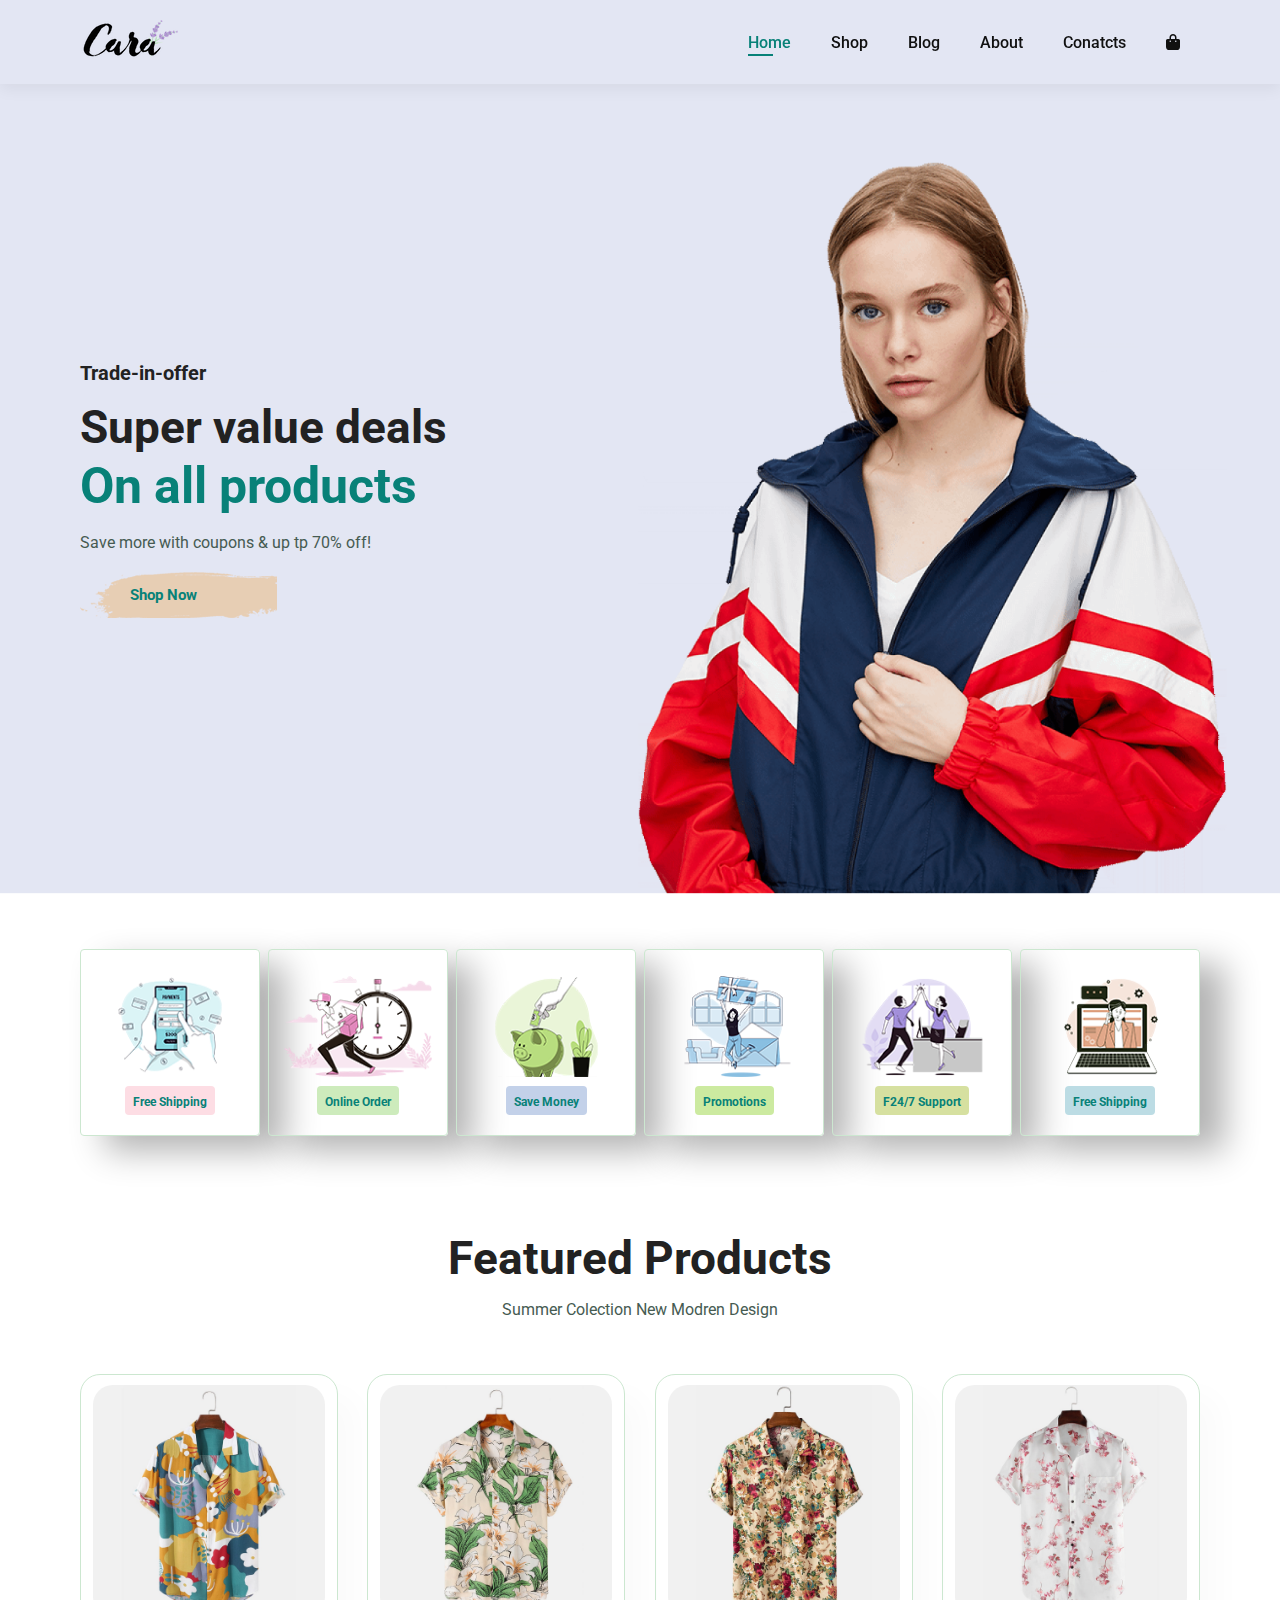
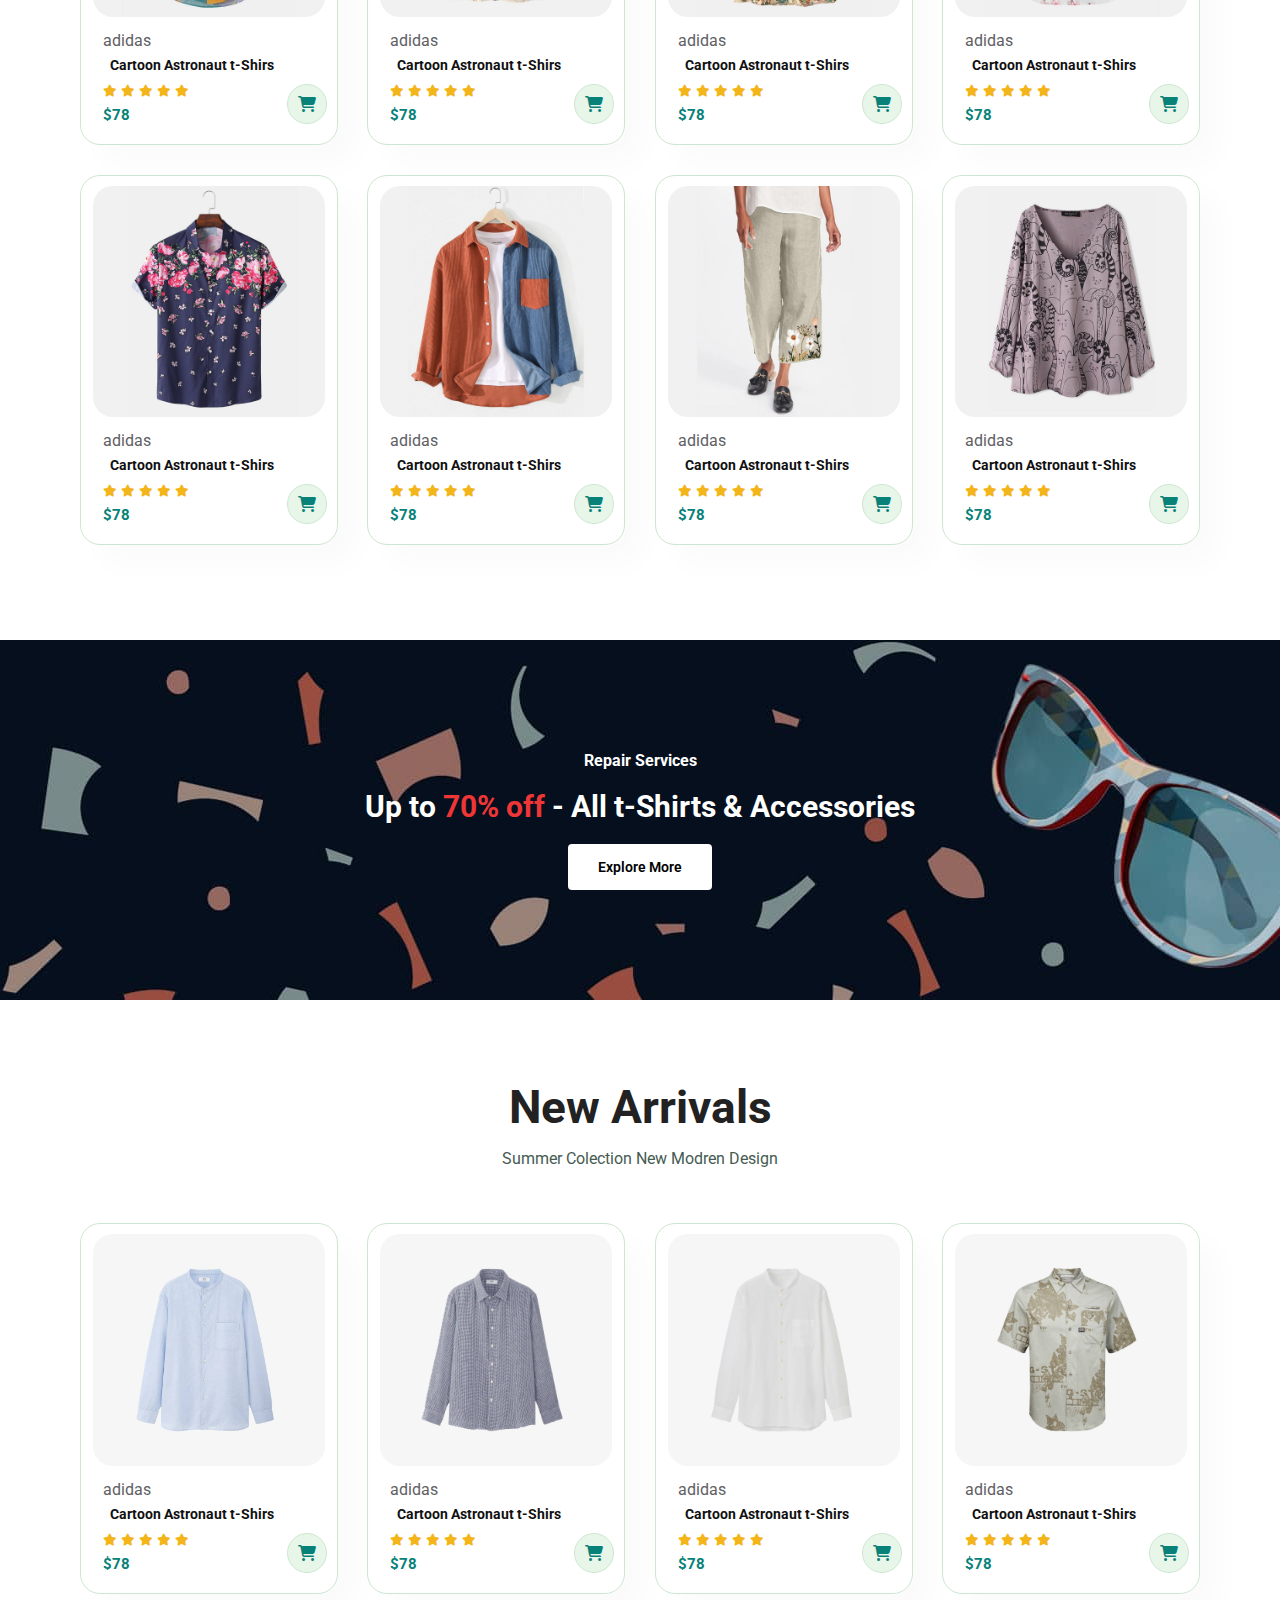
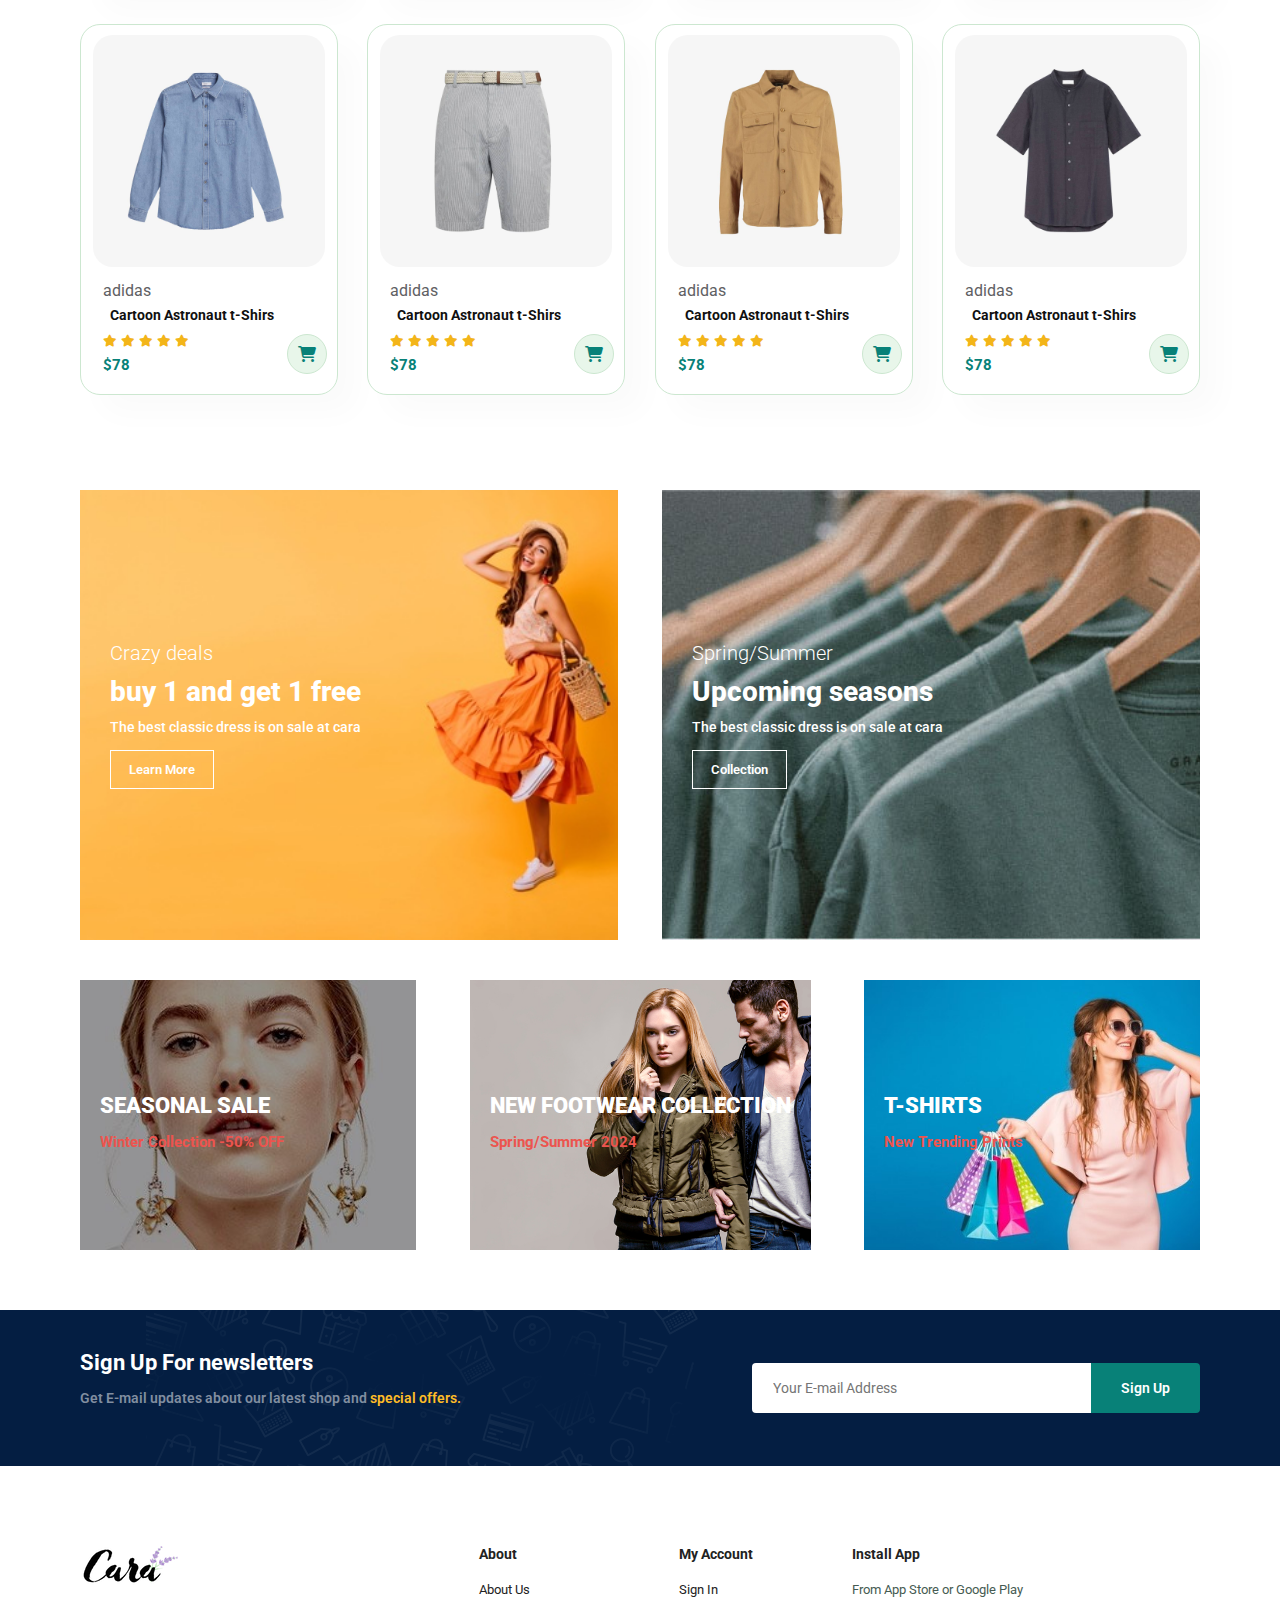
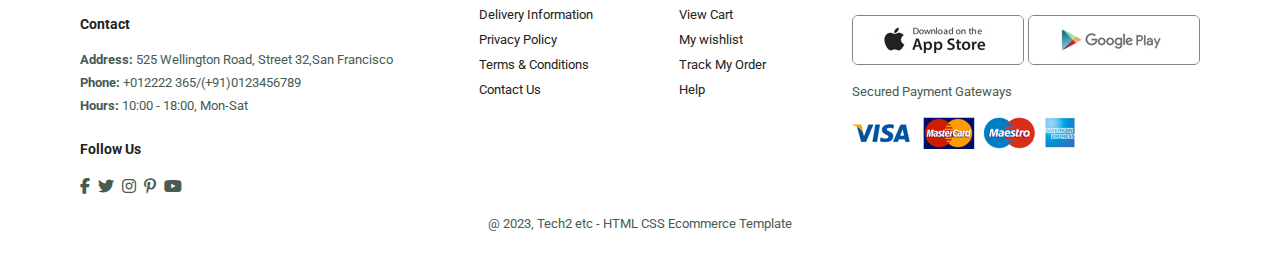
<file: index.html>
<!DOCTYPE html>
<html lang="en">
  <head>
    <meta charset="UTF-8" />
    <meta name="viewport" content="width=\, initial-scale=1.0" />
    <title>Cara</title>
    <link
      rel="stylesheet"
      href="https://cdnjs.cloudflare.com/ajax/libs/font-awesome/6.6.0/css/all.min.css"
    />
    <link rel="preconnect" href="https://fonts.googleapis.com">
    <link rel="preconnect" href="https://fonts.gstatic.com" crossorigin>
    <link href="https://fonts.googleapis.com/css2?family=Roboto:ital,wght@0,100;0,300;0,400;0,500;0,700;0,900;1,100;1,300;1,400;1,500;1,700;1,900&display=swap" rel="stylesheet">
    <link rel="stylesheet" href="style.css" />
  </head>
  <body>
    <section id="header">
      <a href="#"><img src="img/logo.png" class="logo" alt="" /></a>

      <div>
        <ul id="navbar">
          <li><a class="active" href="index.html">Home</a></li>
          <li><a href="shop.html">Shop</a></li>
          <li><a href="blog.html">Blog</a></li>
          <li><a href="about.html">About</a></li>
          <li><a href="contact.html">Conatcts</a></li>
          <li id="lg-bag"><a href="cart.html"><i class="fas fa-shopping-bag"></i></a>
          </li>
          <a href="#" id="close"><i class="fas fa-times"></i></a>
        </ul>
      </div>
      <div id="mobile"> 
        
        <i><a href="cart.html"><i class="fas fa-shopping-bag"></i></a></i>
        <i id="bar" class="fas fa-outdent"></i>
      </div>
    </section>

    <section id="hero">
      <h4>Trade-in-offer</h4>
      <h2>Super value deals</h2>
      <h1>On all products</h1>
      <p>Save more with coupons & up tp 70% off!</p>
      <button>Shop Now</button>
    </section>

    <section id="features" class="section-p1">
      <div class="fe-box">
        <img src="img/features/f1.png" alt="" />
        <h6>Free Shipping</h6>
      </div>

      <div class="fe-box">
        <img src="img/features/f2.png" alt="" />
        <h6>Online Order</h6>
      </div>

      <div class="fe-box">
        <img src="img/features/f3.png" alt="" />
        <h6>Save Money</h6>
      </div>

      <div class="fe-box">
        <img src="img/features/f4.png" alt="" />
        <h6>Promotions</h6>
      </div>

      <div class="fe-box">
        <img src="img/features/f5.png" alt="" />
        <h6>F24/7 Support</h6>
      </div>

      <div class="fe-box">
        <img src="img/features/f6.png" alt="" />
        <h6>Free Shipping</h6>
      </div>
    </section>

    <section id="product1" class="section-p1">
      <h2>Featured Products</h2>
      <p>Summer Colection New Modren Design</p>
      <div class="pro-container">
        <div class="pro" onclick="window.location.href='sproduct.html';">
          <img src="img/product/f1.jpg" alt="" />
          <div class="des">
            <span>adidas</span>
            <h5>Cartoon Astronaut t-Shirs</h5>
            <div class="star">
              <i class="fas fa-star"></i>
              <i class="fas fa-star"></i>
              <i class="fas fa-star"></i>
              <i class="fas fa-star"></i>
              <i class="fas fa-star"></i>
            </div>
            <h4>$78</h4>
          </div>
          <a href="#"><i class="fa-solid fa-shopping-cart cart"></i></a>
        </div>

        <div class="pro" onclick="window.location.href='sproduct.html';">
          <img src="img/product/f2.jpg" alt="" />
          <div class="des">
            <span>adidas</span>
            <h5>Cartoon Astronaut t-Shirs</h5>
            <div class="star">
              <i class="fas fa-star"></i>
              <i class="fas fa-star"></i>
              <i class="fas fa-star"></i>
              <i class="fas fa-star"></i>
              <i class="fas fa-star"></i>
            </div>
            <h4>$78</h4>
          </div>
          <a href="#"><i class="fa-solid fa-shopping-cart cart"></i></a>
        </div>

        <div class="pro" onclick="window.location.href='sproduct.html';">
          <img src="img/product/f3.jpg" alt="" />
          <div class="des">
            <span>adidas</span>
            <h5>Cartoon Astronaut t-Shirs</h5>
            <div class="star">
              <i class="fas fa-star"></i>
              <i class="fas fa-star"></i>
              <i class="fas fa-star"></i>
              <i class="fas fa-star"></i>
              <i class="fas fa-star"></i>
            </div>
            <h4>$78</h4>
          </div>
          <a href="#"><i class="fa-solid fa-shopping-cart cart"></i></a>
        </div>

        <div class="pro" onclick="window.location.href='sproduct.html';">
          <img src="img/product/f4.jpg" alt="" />
          <div class="des">
            <span>adidas</span>
            <h5>Cartoon Astronaut t-Shirs</h5>
            <div class="star">
              <i class="fas fa-star"></i>
              <i class="fas fa-star"></i>
              <i class="fas fa-star"></i>
              <i class="fas fa-star"></i>
              <i class="fas fa-star"></i>
            </div>
            <h4>$78</h4>
          </div>
          <a href="#"><i class="fa-solid fa-shopping-cart cart"></i></a>
        </div>

        <div class="pro" onclick="window.location.href='s1product.html';">
          <img src="img/product/f5.jpg" alt="" />
          <div class="des">
            <span>adidas</span>
            <h5>Cartoon Astronaut t-Shirs</h5>
            <div class="star">
              <i class="fas fa-star"></i>
              <i class="fas fa-star"></i>
              <i class="fas fa-star"></i>
              <i class="fas fa-star"></i>
              <i class="fas fa-star"></i>
            </div>
            <h4>$78</h4>
          </div>
          <a href="#"><i class="fa-solid fa-shopping-cart cart"></i></a>
        </div>

        <div class="pro" onclick="window.location.href='s1product.html';">
          <img src="img/product/f6.jpg" alt="" />
          <div class="des">
            <span>adidas</span>
            <h5>Cartoon Astronaut t-Shirs</h5>
            <div class="star">
              <i class="fas fa-star"></i>
              <i class="fas fa-star"></i>
              <i class="fas fa-star"></i>
              <i class="fas fa-star"></i>
              <i class="fas fa-star"></i>
            </div>
            <h4>$78</h4>
          </div>
          <a href="#"><i class="fa-solid fa-shopping-cart cart"></i></a>
        </div>

        <div class="pro" onclick="window.location.href='s1product.html';">
          <img src="img/product/f7.jpg" alt="" />
          <div class="des">
            <span>adidas</span>
            <h5>Cartoon Astronaut t-Shirs</h5>
            <div class="star">
              <i class="fas fa-star"></i>
              <i class="fas fa-star"></i>
              <i class="fas fa-star"></i>
              <i class="fas fa-star"></i>
              <i class="fas fa-star"></i>
            </div>
            <h4>$78</h4>
          </div>
          <a href="#"><i class="fa-solid fa-shopping-cart cart"></i></a>
        </div>

        <div class="pro"onclick="window.location.href='s1product.html';">
          <img src="img/product/f8.jpg" alt="" />
          <div class="des">
            <span>adidas</span>
            <h5>Cartoon Astronaut t-Shirs</h5>
            <div class="star">
              <i class="fas fa-star"></i>
              <i class="fas fa-star"></i>
              <i class="fas fa-star"></i>
              <i class="fas fa-star"></i>
              <i class="fas fa-star"></i>
            </div>
            <h4>$78</h4>
          </div>
          <a href="#"><i class="fa-solid fa-shopping-cart cart"></i></a>
        </div>
      </div>
    </section>

    <section id="bannner" class="section-m1">
      <div >
        <h4>Repair Services</h4>
        <h2>Up to <span>70% off </span>- All t-Shirts & Accessories</h2>
        <button class="normal">Explore More</button>
      </div>
    </section>

    <section id="product1" class="section-p1">
      <h2>New Arrivals</h2>
      <p>Summer Colection New Modren Design</p>
      <div class="pro-container">
        <div class="pro"onclick="window.location.href='s2product.html';">
          <img src="img/product/n1.jpg" alt="" />
          <div class="des">
            <span>adidas</span>
            <h5>Cartoon Astronaut t-Shirs</h5>
            <div class="star">
              <i class="fas fa-star"></i>
              <i class="fas fa-star"></i>
              <i class="fas fa-star"></i>
              <i class="fas fa-star"></i>
              <i class="fas fa-star"></i>
            </div>
            <h4>$78</h4>
          </div>
          <a href="#"><i class="fa-solid fa-shopping-cart cart"></i></a>
        </div>

        <div class="pro"onclick="window.location.href='s2product.html';">
          <img src="img/product/n2.jpg" alt="" />
          <div class="des">
            <span>adidas</span>
            <h5>Cartoon Astronaut t-Shirs</h5>
            <div class="star">
              <i class="fas fa-star"></i>
              <i class="fas fa-star"></i>
              <i class="fas fa-star"></i>
              <i class="fas fa-star"></i>
              <i class="fas fa-star"></i>
            </div>
            <h4>$78</h4>
          </div>
          <a href="#"><i class="fa-solid fa-shopping-cart cart"></i></a>
        </div>

        <div class="pro" onclick="window.location.href='s2product.html';">
          <img src="img/product/n3.jpg" alt="" />
          <div class="des">
            <span>adidas</span>
            <h5>Cartoon Astronaut t-Shirs</h5>
            <div class="star">
              <i class="fas fa-star"></i>
              <i class="fas fa-star"></i>
              <i class="fas fa-star"></i>
              <i class="fas fa-star"></i>
              <i class="fas fa-star"></i>
            </div>
            <h4>$78</h4>
          </div>
          <a href="#"><i class="fa-solid fa-shopping-cart cart"></i></a>
        </div>

        <div class="pro" onclick="window.location.href='s2product.html';">
          <img src="img/product/n4.jpg" alt="" />
          <div class="des">
            <span>adidas</span>
            <h5>Cartoon Astronaut t-Shirs</h5>
            <div class="star">
              <i class="fas fa-star"></i>
              <i class="fas fa-star"></i>
              <i class="fas fa-star"></i>
              <i class="fas fa-star"></i>
              <i class="fas fa-star"></i>
            </div>
            <h4>$78</h4>
          </div>
          <a href="#"><i class="fa-solid fa-shopping-cart cart"></i></a>
        </div>

        <div class="pro" onclick="window.location.href='s3product.html';">
          <img src="img/product/n5.jpg" alt="" />
          <div class="des">
            <span>adidas</span>
            <h5>Cartoon Astronaut t-Shirs</h5>
            <div class="star">
              <i class="fas fa-star"></i>
              <i class="fas fa-star"></i>
              <i class="fas fa-star"></i>
              <i class="fas fa-star"></i>
              <i class="fas fa-star"></i>
            </div>
            <h4>$78</h4>
          </div>
          <a href="#"><i class="fa-solid fa-shopping-cart cart"></i></a>
        </div>

        <div class="pro" onclick="window.location.href='s3product.html';">
          <img src="img/product/n6.jpg" alt="" />
          <div class="des">
            <span>adidas</span>
            <h5>Cartoon Astronaut t-Shirs</h5>
            <div class="star">
              <i class="fas fa-star"></i>
              <i class="fas fa-star"></i>
              <i class="fas fa-star"></i>
              <i class="fas fa-star"></i>
              <i class="fas fa-star"></i>
            </div>
            <h4>$78</h4>
          </div>
          <a href="#"><i class="fa-solid fa-shopping-cart cart"></i></a>
        </div>

        <div class="pro" onclick="window.location.href='s3product.html';">
          <img src="img/product/n7.jpg" alt="" />
          <div class="des">
            <span>adidas</span>
            <h5>Cartoon Astronaut t-Shirs</h5>
            <div class="star">
              <i class="fas fa-star"></i>
              <i class="fas fa-star"></i>
              <i class="fas fa-star"></i>
              <i class="fas fa-star"></i>
              <i class="fas fa-star"></i>
            </div>
            <h4>$78</h4>
          </div>
          <a href="#"><i class="fa-solid fa-shopping-cart cart"></i></a>
        </div>

        <div class="pro" onclick="window.location.href='s3product.html';">
          <img src="img/product/n8.jpg" alt="" />
          <div class="des">
            <span>adidas</span>
            <h5>Cartoon Astronaut t-Shirs</h5>
            <div class="star">
              <i class="fas fa-star"></i>
              <i class="fas fa-star"></i>
              <i class="fas fa-star"></i>
              <i class="fas fa-star"></i>
              <i class="fas fa-star"></i>
            </div>
            <h4>$78</h4>
          </div>
          <a href="#"><i class="fa-solid fa-shopping-cart cart"></i></a>
        </div>
      </div>
    </section>

    <section id="sm-banner" class="section-p1">
      <div class="banner-box">
        <h4>Crazy deals</h4>
        <h2>buy 1 and get 1 free</h2>
        <span>The best classic dress is on sale at cara</span>
        <button class="white">Learn More</button>
      </div>

      <div class="banner-box banner-box2">
        <h4>Spring/Summer</h4>
        <h2>Upcoming seasons</h2>
        <span>The best classic dress is on sale at cara</span>
        <button class="white">Collection</button>
      </div>
    </section>

    <section id="banner3">
      <div class="banner-box">
        <h2>SEASONAL SALE</h2>
        <h3>Winter Collection -50% OFF</h3>
      </div>
      <div class="banner-box banner-box2">
        <h2>NEW FOOTWEAR COLLECTION</h2>
        <h3>Spring/Summer 2024</h3>
      </div>
      <div class="banner-box banner-box3">
        <h2>T-SHIRTS</h2>
        <h3>New Trending Prints</h3>
      </div>
    </section>

    <section id="newsletter" class="section-p1 section-m1">
      <div class="newstext">
        <h4>Sign Up For newsletters</h4>
        <p>Get E-mail updates about our latest shop and <span>special offers.</span></p>
      </div>
      <div class="form">
        <input type="text" name="" id="" placeholder="Your E-mail Address">
        <button class="normal">Sign Up</button>
      </div>
    </section>

    <footer class="section-p1">
       <div class="col">
        <img class="logo" src="img/logo.png" alt="">
        <h4>Contact</h4>
        <p><strong>Address:</strong> 525 Wellington Road, Street 32,San Francisco</p>
        <p><strong>Phone:</strong> +012222 365/(+91)0123456789</p>
        <p><strong>Hours:</strong> 10:00 - 18:00, Mon-Sat</p>
        <div class="follow">
          <h4>Follow Us</h4>
          <div class="icon">
            <i class="fab fa-facebook-f"></i>
            <i class="fab fa-twitter"></i>
            <i class="fab fa-instagram"></i>
            <i class="fab fa-pinterest-p"></i>
            <i class="fab fa-youtube"></i>
          </div>
        </div>
       </div>

       <div class="col">
        <h4>About</h4>
        <a href="#">About Us</a>
        <a href="#">Delivery Information</a>
        <a href="#">Privacy Policy</a>
        <a href="#">Terms & Conditions</a>
        <a href="#">Contact Us</a>
       </div>

       <div class="col">
        <h4>My Account</h4>
        <a href="#">Sign In</a>
        <a href="#">View Cart</a>
        <a href="#">My wishlist</a>
        <a href="#">Track My Order</a>
        <a href="#">Help</a>
       </div>

       <div class="col install">
        <h4>Install App</h4>
        <p>From App Store or Google Play</p>
        <div class="row">
          <img src="img/pay/app.jpg" alt="">
          <img src="img/pay/play.jpg" alt="">
        </div>
        <p>Secured Payment Gateways</p>
        <img src="img/pay/pay.png" alt="">
       </div>

       <div class="coprgt">
        <p>@ 2023, Tech2 etc - HTML CSS Ecommerce Template</p>
       </div>
    </footer>

    <script src="script.js"></script>
  </body>
</html>
</file>
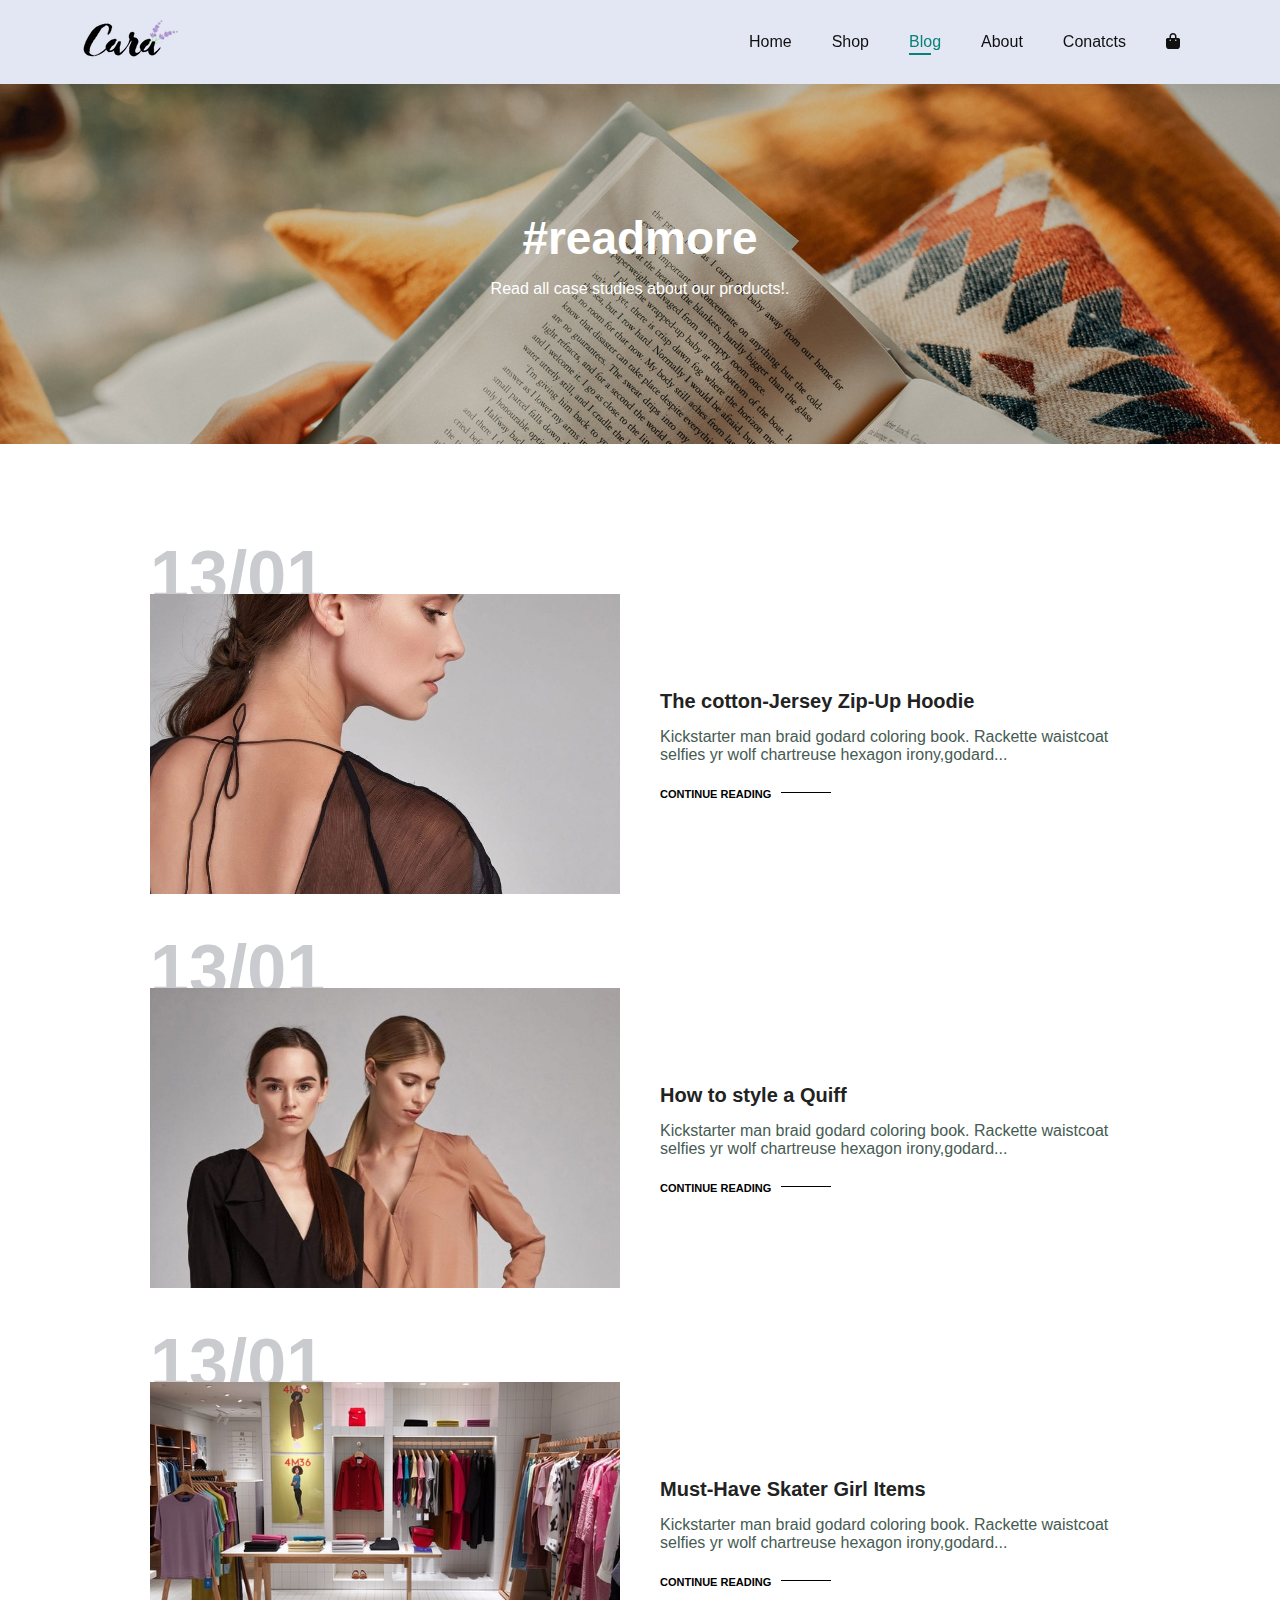
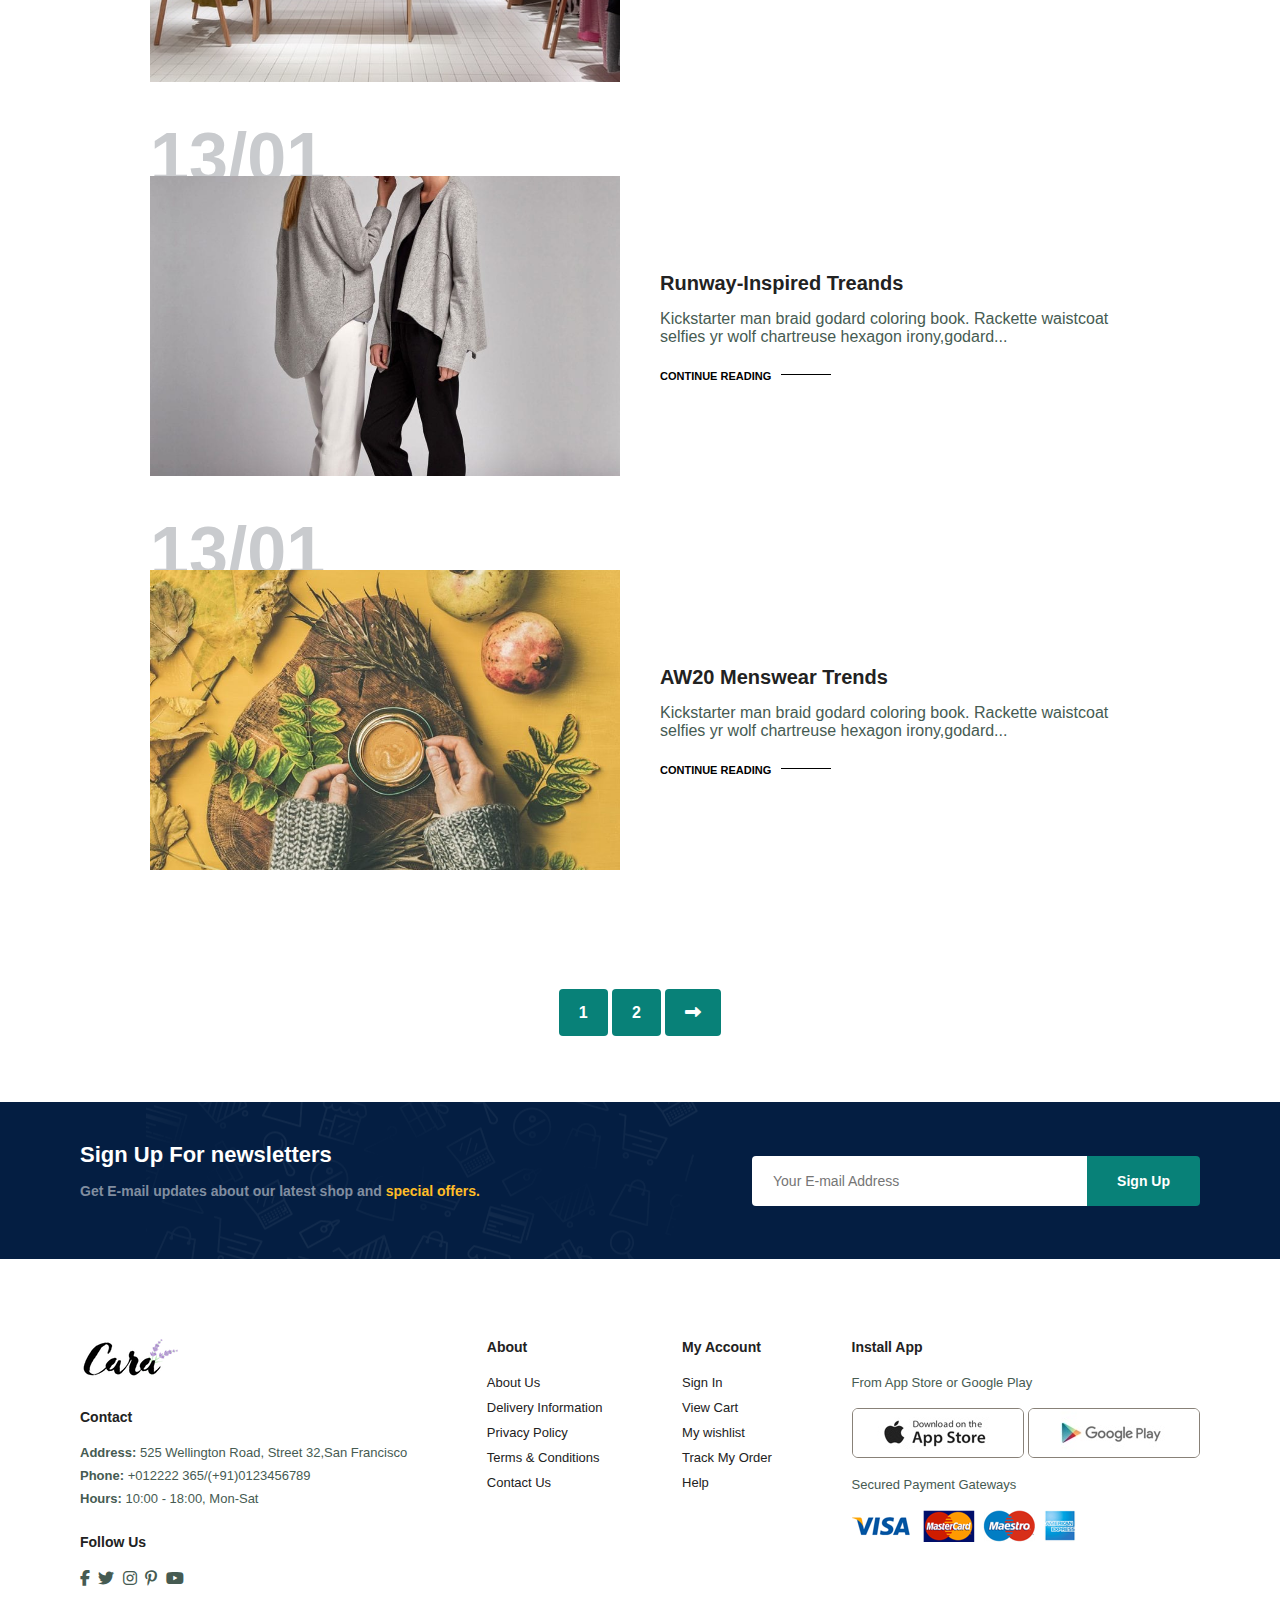
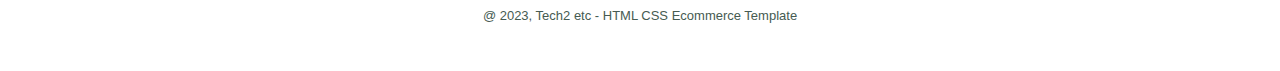
<file: blog.html>
<!DOCTYPE html>
<html lang="en">
  <head>
    <meta charset="UTF-8" />
    <meta name="viewport" content="width=\, initial-scale=1.0" />
    <title>blog</title>
    <link
      rel="stylesheet"
      href="https://cdnjs.cloudflare.com/ajax/libs/font-awesome/6.6.0/css/all.min.css"
    />
    <link rel="stylesheet" href="style.css" />
  </head>
  <body>
    <section id="header">
      <a href="#"><img src="img/logo.png" class="logo" alt="" /></a>

      <div>
        <ul id="navbar">
          <li><a href="index.html">Home</a></li>
          <li><a href="shop.html">Shop</a></li>
          <li><a class="active" href="blog.html">Blog</a></li>
          <li><a href="about.html">About</a></li>
          <li><a href="contact.html">Conatcts</a></li>
          <li id="lg-bag"><a href="cart.html"><i class="fas fa-shopping-bag"></i></a>
          </li>
          <a href="#" id="close"><i class="fas fa-times"></i></a>
        </ul>
      </div>
      <div id="mobile"> 
        
        <i><a href="cart.html"><i class="fas fa-shopping-bag"></i></a></i>
        <i id="bar" class="fas fa-outdent"></i>
      </div>
    </section>

    <section id="page-header" class="blog-header">
      <h2>#readmore</h2>
      <p>Read all case studies about our products!. </p>
    </section> 

    <section id="blog">
        <div class="blog-box">
            <div class="blog-img">
                <img src="img/blog/b1.jpg" alt="">
            </div>
            <div class="blog-details">
                <h4>The cotton-Jersey Zip-Up Hoodie</h4>
                <p>Kickstarter man braid godard coloring book. Rackette waistcoat selfies yr wolf chartreuse hexagon irony,godard...</p>
                <a href="#">CONTINUE READING</a>
            </div>
            <h1>13/01</h1>
        </div>
        <div class="blog-box">
            <div class="blog-img">
                <img src="img/blog/b2.jpg" alt="">
            </div>
            <div class="blog-details">
                <h4>How to style a Quiff</h4>
                <p>Kickstarter man braid godard coloring book. Rackette waistcoat selfies yr wolf chartreuse hexagon irony,godard...</p>
                <a href="#">CONTINUE READING</a>
            </div>
            <h1>13/01</h1>
        </div>
        <div class="blog-box">
            <div class="blog-img">
                <img src="img/blog/b3.jpg" alt="">
            </div>
            <div class="blog-details">
                <h4>Must-Have Skater Girl Items</h4>
                <p>Kickstarter man braid godard coloring book. Rackette waistcoat selfies yr wolf chartreuse hexagon irony,godard...</p>
                <a href="#">CONTINUE READING</a>
            </div>
            <h1>13/01</h1>
        </div>
        <div class="blog-box">
            <div class="blog-img">
                <img src="img/blog/b4.jpg" alt="">
            </div>
            <div class="blog-details">
                <h4>Runway-Inspired Treands</h4>
                <p>Kickstarter man braid godard coloring book. Rackette waistcoat selfies yr wolf chartreuse hexagon irony,godard...</p>
                <a href="#">CONTINUE READING</a>
            </div>
            <h1>13/01</h1>
        </div>
        <div class="blog-box">
            <div class="blog-img">
                <img src="img/blog/b6.jpg" alt="">
            </div>
            <div class="blog-details">
                <h4>AW20 Menswear Trends</h4>
                <p>Kickstarter man braid godard coloring book. Rackette waistcoat selfies yr wolf chartreuse hexagon irony,godard...</p>
                <a href="#">CONTINUE READING</a>
            </div>
            <h1>13/01</h1>
        </div>
    </section>

    <section id="pagination" class="section-p1">
        <a href="#">1</a>
        <a href="#">2</a>
        <a href="#"><i class="fas fa-long-arrow-alt-right"></i></a>

    </section>

    <section id="newsletter" class="section-p1 section-m1">
      <div class="newstext">
        <h4>Sign Up For newsletters</h4>
        <p>Get E-mail updates about our latest shop and <span>special offers.</span></p>
      </div>
      <div class="form">
        <input type="text" name="" id="" placeholder="Your E-mail Address">
        <button class="normal">Sign Up</button>
      </div>
    </section>

    <footer class="section-p1">
       <div class="col">
        <img class="logo" src="img/logo.png" alt="">
        <h4>Contact</h4>
        <p><strong>Address:</strong> 525 Wellington Road, Street 32,San Francisco</p>
        <p><strong>Phone:</strong> +012222 365/(+91)0123456789</p>
        <p><strong>Hours:</strong> 10:00 - 18:00, Mon-Sat</p>
        <div class="follow">
          <h4>Follow Us</h4>
          <div class="icon">
            <i class="fab fa-facebook-f"></i>
            <i class="fab fa-twitter"></i>
            <i class="fab fa-instagram"></i>
            <i class="fab fa-pinterest-p"></i>
            <i class="fab fa-youtube"></i>
          </div>
        </div>
       </div>

       <div class="col">
        <h4>About</h4>
        <a href="#">About Us</a>
        <a href="#">Delivery Information</a>
        <a href="#">Privacy Policy</a>
        <a href="#">Terms & Conditions</a>
        <a href="#">Contact Us</a>
       </div>

       <div class="col">
        <h4>My Account</h4>
        <a href="#">Sign In</a>
        <a href="#">View Cart</a>
        <a href="#">My wishlist</a>
        <a href="#">Track My Order</a>
        <a href="#">Help</a>
       </div>

       <div class="col install">
        <h4>Install App</h4>
        <p>From App Store or Google Play</p>
        <div class="row">
          <img src="img/pay/app.jpg" alt="">
          <img src="img/pay/play.jpg" alt="">
        </div>
        <p>Secured Payment Gateways</p>
        <img src="img/pay/pay.png" alt="">
       </div>

       <div class="coprgt">
        <p>@ 2023, Tech2 etc - HTML CSS Ecommerce Template</p>
       </div>
    </footer>

    <script src="script.js"></script>
  </body>
</html>
</file>
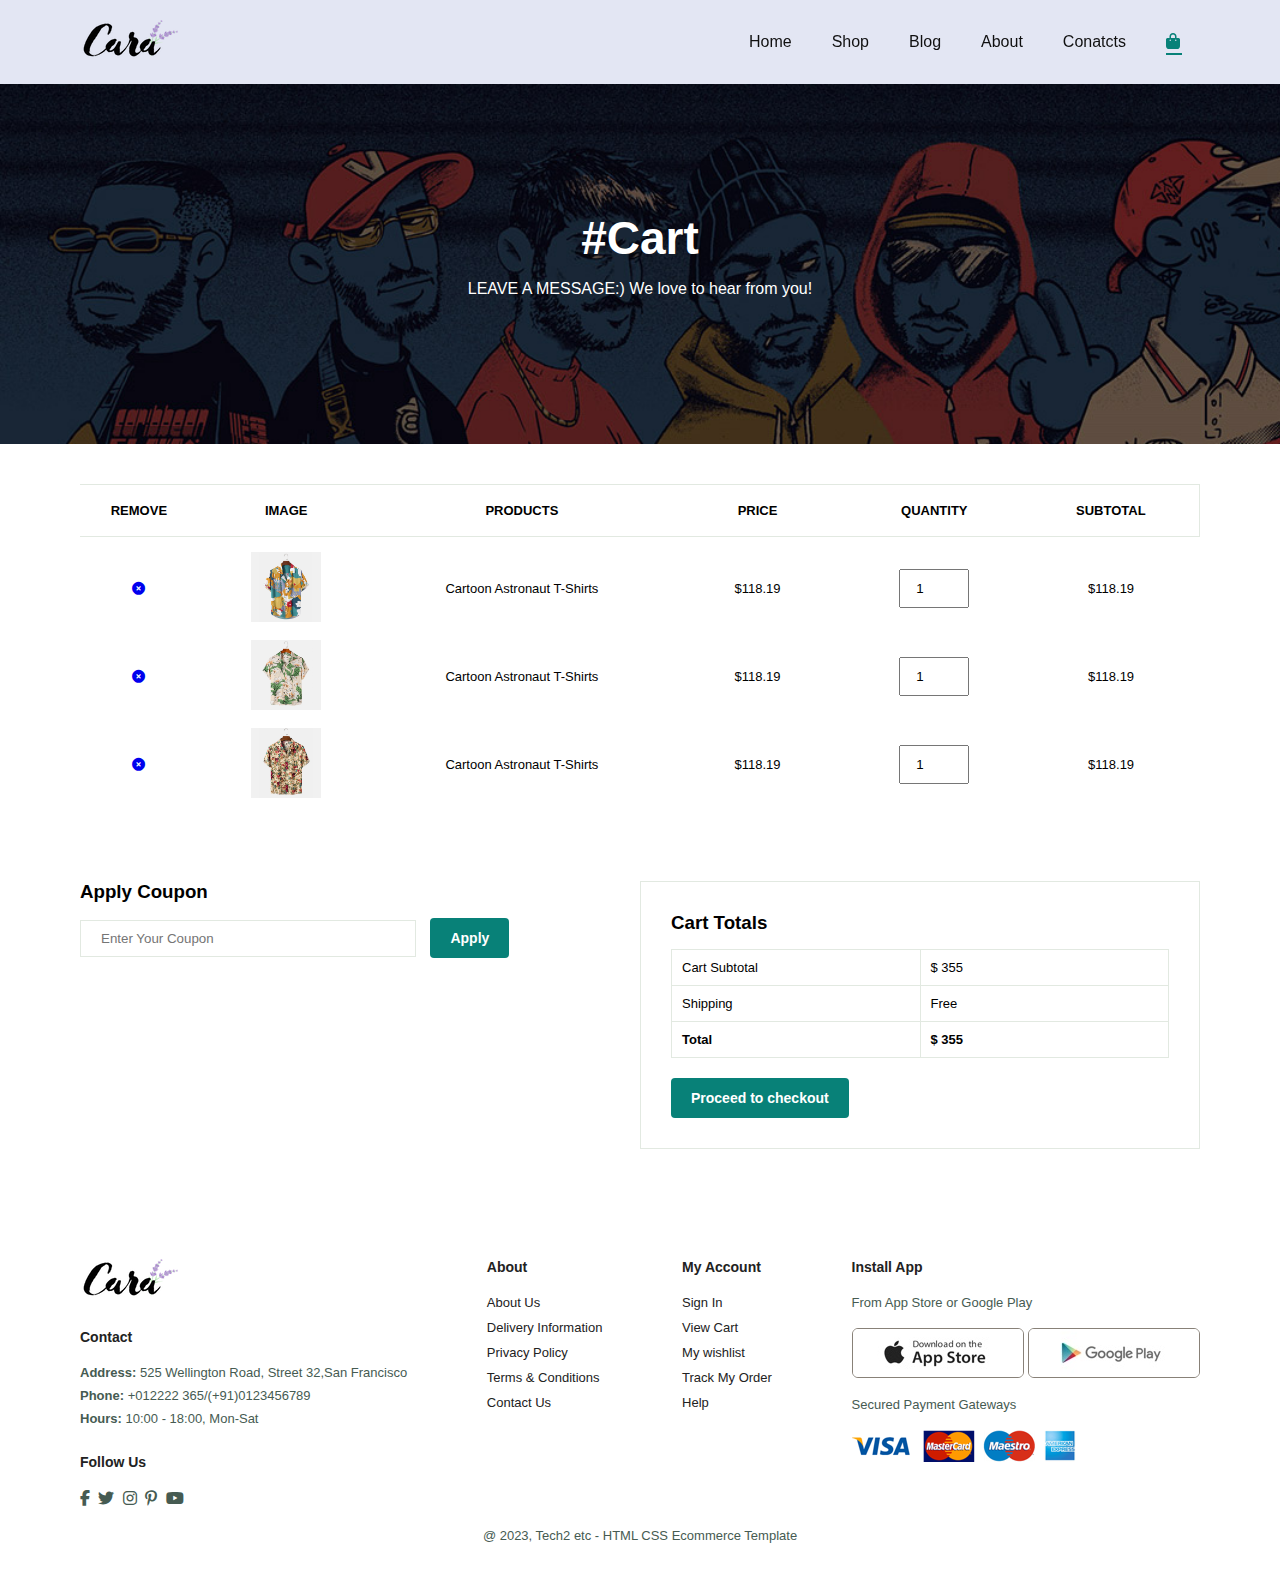
<file: cart.html>
<!DOCTYPE html>
<html lang="en">
  <head>
    <meta charset="UTF-8" />
    <meta name="viewport" content="width=\, initial-scale=1.0" />
    <title>cart</title>
    <link
      rel="stylesheet"
      href="https://cdnjs.cloudflare.com/ajax/libs/font-awesome/6.6.0/css/all.min.css"
    />
    <link rel="stylesheet" href="style.css" />
  </head>
  <body>
    <section id="header">
      <a href="#"><img src="img/logo.png" class="logo" alt="" /></a>

      <div>
        <ul id="navbar">
          <li><a href="index.html">Home</a></li>
          <li><a href="shop.html">Shop</a></li>
          <li><a href="blog.html">Blog</a></li>
          <li><a href="about.html">About</a></li>
          <li><a href="contact.html">Conatcts</a></li>
          <li id="lg-bag">
            <a class="active" href="cart.html"
              ><i class="fas fa-shopping-bag"></i
            ></a>
          </li>
          <a href="#" id="close"><i class="fas fa-times"></i></a>
        </ul>
      </div>
      <div id="mobile">
        <i
          ><a href="cart.html"><i class="fas fa-shopping-bag"></i></a
        ></i>
        <i id="bar" class="fas fa-outdent"></i>
      </div>
    </section>

    <section id="page-header" class="contact-header">
      <h2>#Cart</h2>
      <p>LEAVE A MESSAGE:) We love to hear from you!</p>
    </section>

    <section id="cart" class="section-p1">
      <table>
        <thead>
          <tr>
            <td>Remove</td>
            <td>Image</td>
            <td>Products</td>
            <td>Price</td>
            <td>Quantity</td>
            <td>Subtotal</td>
          </tr>
        </thead>
        <tbody>
          <tr>
            <td>
              <a href="#"><i class="fas fa-times-circle"></i></a>
            </td>
            <td><img src="img/product/f1.jpg" alt="" /></td>
            <td>Cartoon Astronaut T-Shirts</td>
            <td>$118.19</td>
            <td><input type="number" value="1" /></td>
            <td>$118.19</td>
          </tr>
          <tr>
            <td>
              <a href="#"><i class="fas fa-times-circle"></i></a>
            </td>
            <td><img src="img/product/f2.jpg" alt="" /></td>
            <td>Cartoon Astronaut T-Shirts</td>
            <td>$118.19</td>
            <td><input type="number" value="1" /></td>
            <td>$118.19</td>
          </tr>
          <tr>
            <td>
              <a href="#"><i class="fas fa-times-circle"></i></a>
            </td>
            <td><img src="img/product/f3.jpg" alt="" /></td>
            <td>Cartoon Astronaut T-Shirts</td>
            <td>$118.19</td>
            <td><input type="number" value="1" /></td>
            <td>$118.19</td>
          </tr>
        </tbody>
      </table>
    </section>

    <section id="cart-add" class="section-p1">
      <div id="coupon">
        <h3>Apply Coupon</h3>
        <div>
          <input type="text" name="" id="" placeholder="Enter Your Coupon" />
          <button class="normal">Apply</button>
        </div>
      </div>

      <div id="subtotal">
        <h3>Cart Totals</h3>
        <table>
            <tr>
                <td>Cart Subtotal</td>
                <td>$ 355</td>
            </tr>
            <tr>
                <td>Shipping</td>
                <td>Free</td>
            </tr>
            <tr>
                <td><strong>Total</strong></td>
                <td><strong>$ 355</strong></td>
            </tr>
        </table>
        <button class="normal">Proceed to checkout</button>
      </div>
    </section>

    <footer class="section-p1">
      <div class="col">
        <img class="logo" src="img/logo.png" alt="" />
        <h4>Contact</h4>
        <p>
          <strong>Address:</strong> 525 Wellington Road, Street 32,San Francisco
        </p>
        <p><strong>Phone:</strong> +012222 365/(+91)0123456789</p>
        <p><strong>Hours:</strong> 10:00 - 18:00, Mon-Sat</p>
        <div class="follow">
          <h4>Follow Us</h4>
          <div class="icon">
            <i class="fab fa-facebook-f"></i>
            <i class="fab fa-twitter"></i>
            <i class="fab fa-instagram"></i>
            <i class="fab fa-pinterest-p"></i>
            <i class="fab fa-youtube"></i>
          </div>
        </div>
      </div>

      <div class="col">
        <h4>About</h4>
        <a href="#">About Us</a>
        <a href="#">Delivery Information</a>
        <a href="#">Privacy Policy</a>
        <a href="#">Terms & Conditions</a>
        <a href="#">Contact Us</a>
      </div>

      <div class="col">
        <h4>My Account</h4>
        <a href="#">Sign In</a>
        <a href="#">View Cart</a>
        <a href="#">My wishlist</a>
        <a href="#">Track My Order</a>
        <a href="#">Help</a>
      </div>

      <div class="col install">
        <h4>Install App</h4>
        <p>From App Store or Google Play</p>
        <div class="row">
          <img src="img/pay/app.jpg" alt="" />
          <img src="img/pay/play.jpg" alt="" />
        </div>
        <p>Secured Payment Gateways</p>
        <img src="img/pay/pay.png" alt="" />
      </div>

      <div class="coprgt">
        <p>@ 2023, Tech2 etc - HTML CSS Ecommerce Template</p>
      </div>
    </footer>

    <script src="script.js"></script>
  </body>
</html>
</file>
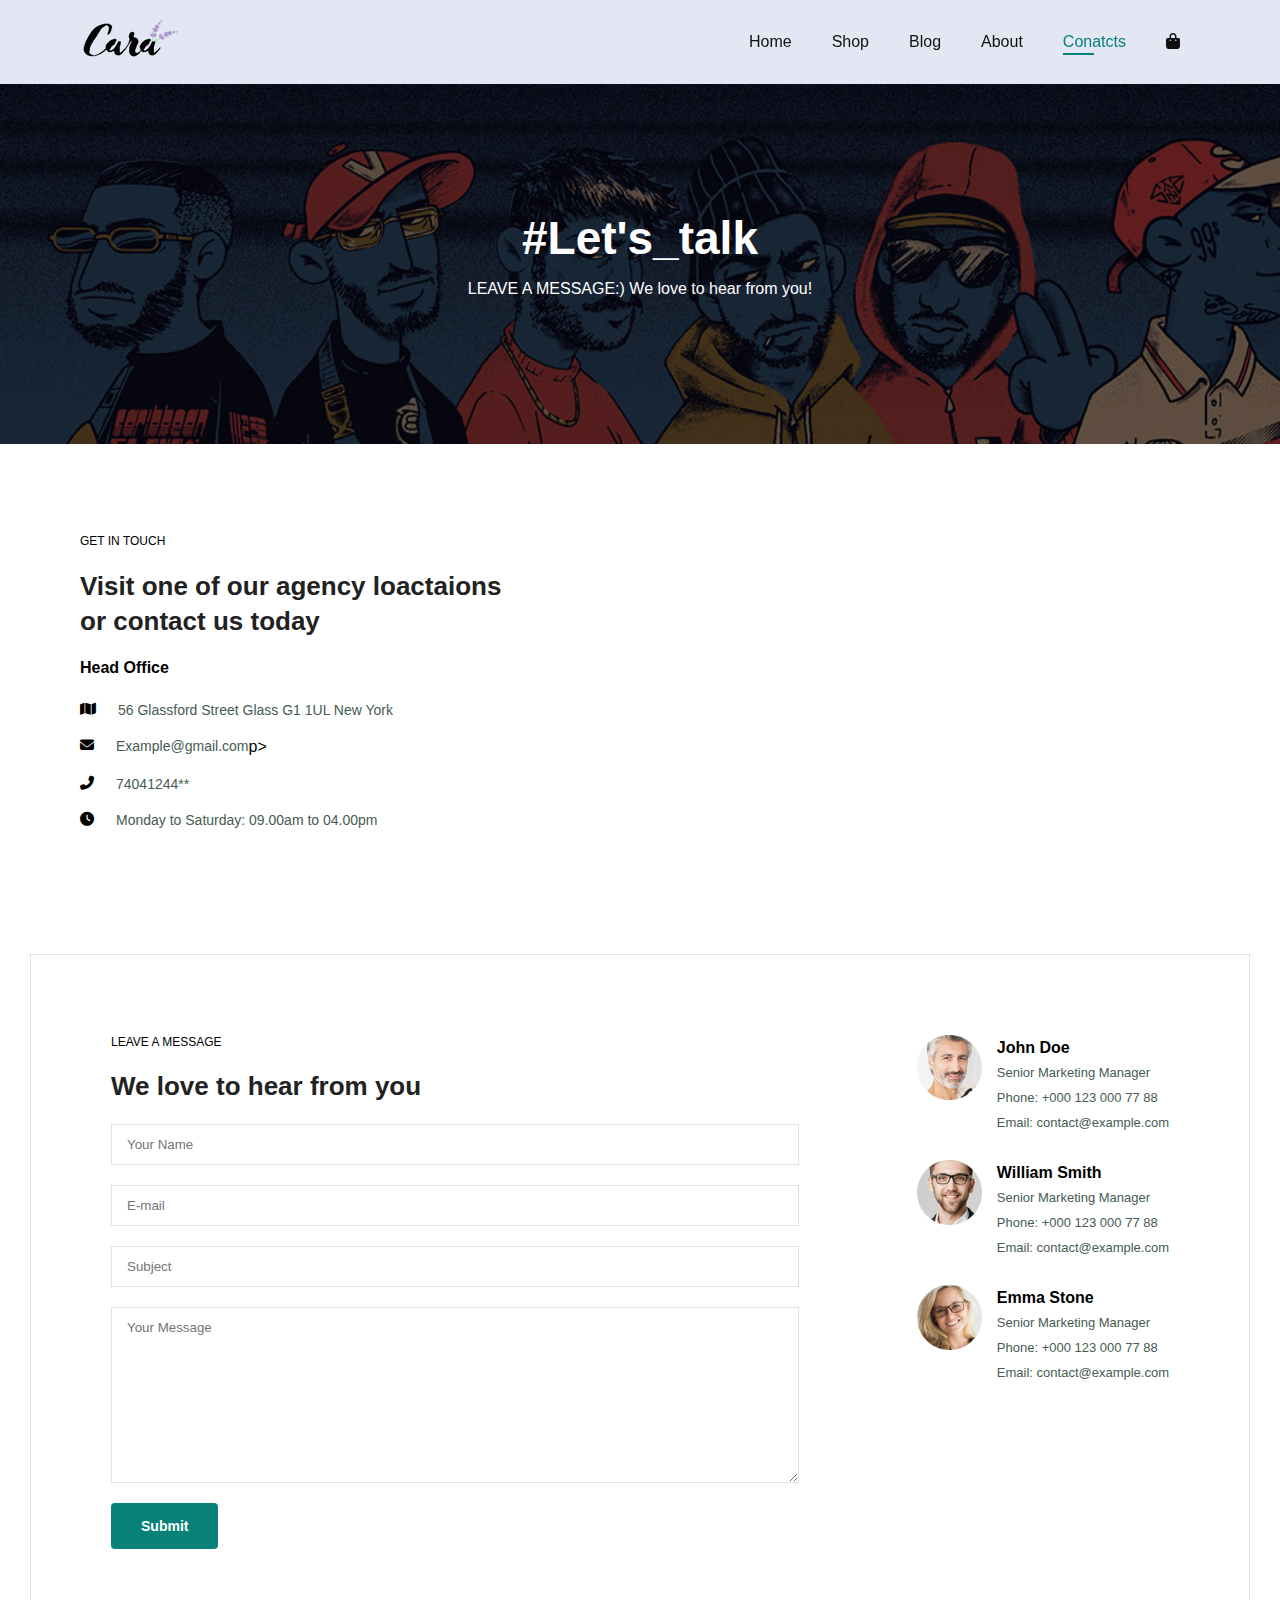
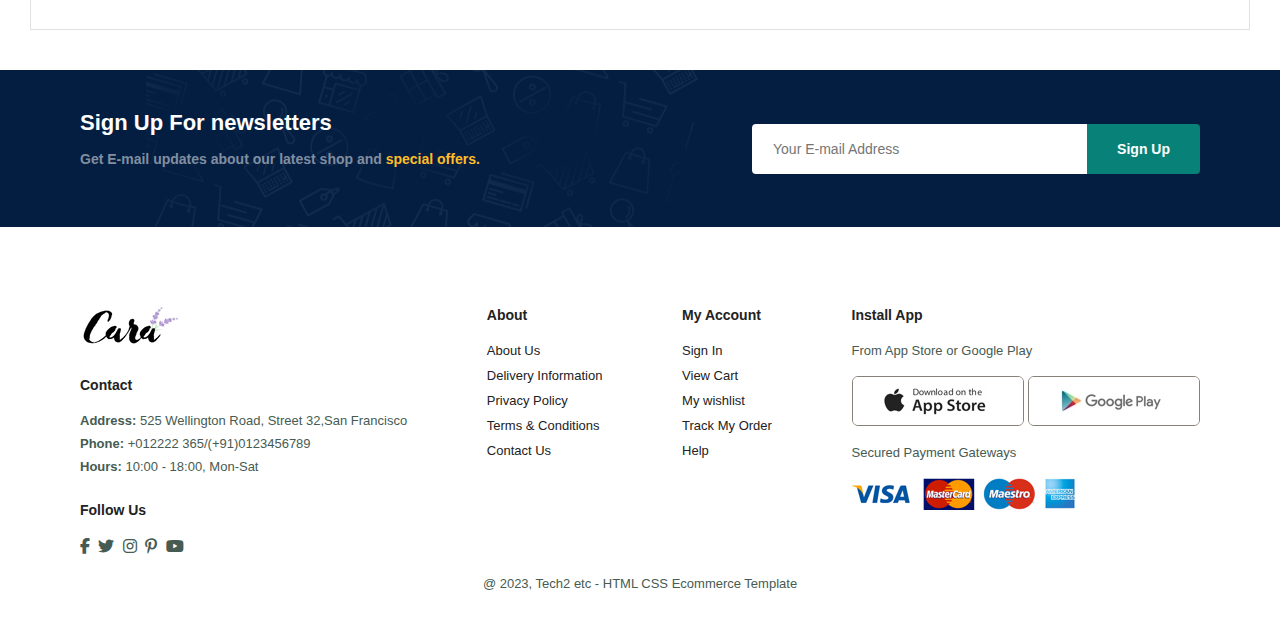
<file: contact.html>
<!DOCTYPE html>
<html lang="en">
  <head>
    <meta charset="UTF-8" />
    <meta name="viewport" content="width=\, initial-scale=1.0" />
    <title>contact</title>
    <link
      rel="stylesheet"
      href="https://cdnjs.cloudflare.com/ajax/libs/font-awesome/6.6.0/css/all.min.css"
    />
    <link rel="stylesheet" href="style.css" />
  </head>
  <body>
    <section id="header">
      <a href="#"><img src="img/logo.png" class="logo" alt="" /></a>

      <div>
        <ul id="navbar">
          <li><a href="index.html">Home</a></li>
          <li><a href="shop.html">Shop</a></li>
          <li><a href="blog.html">Blog</a></li>
          <li><a href="about.html">About</a></li>
          <li><a class="active" href="contact.html">Conatcts</a></li>
          <li id="lg-bag"><a href="cart.html"><i class="fas fa-shopping-bag"></i></a>
          </li>
          <a href="#" id="close"><i class="fas fa-times"></i></a>
        </ul>
      </div>
      <div id="mobile"> 
        
        <i><a href="cart.html"><i class="fas fa-shopping-bag"></i></a></i>
        <i id="bar" class="fas fa-outdent"></i>
      </div>
    </section>

    <section id="page-header" class="contact-header">
      <h2>#Let's_talk</h2>
      <p>LEAVE A MESSAGE:) We love to hear from you!</p>
    </section> 
    <section id="contact-head" class="section-p1">
        <div class="contact-details">
          <span>GET IN TOUCH</span>
            <h2>Visit one of our agency loactaions or contact us today</h2>
            <h3>Head Office</h3>
            <div>
              <li>
                <i class="fas fa-map"></i>
                <p>56 Glassford Street Glass G1 1UL New York</p>
              </li>
              <li>
                <i class="fas fa-envelope"></i>
                <p>Example@gmail.com</p>p>
              <li>
                <i class="fas fa-phone-alt"></i>
                <p>74041244**</p>
              </li>
              <li>
                <i class="fas fa-clock"></i>
                <p>Monday to Saturday: 09.00am to 04.00pm </p>
              </li>

            </div>
        </div>
        <div class="map">
          <iframe src="https://www.google.com/maps/embed?pb=!1m18!1m12!1m3!1d2469.687034842525!2d-1.2570928238564907!3d51.757046192435915!2m3!1f0!2f0!3f0!3m2!1i1024!2i768!4f13.1!3m3!1m2!1s0x4876c6a9ef8c485b%3A0xd2ff1883a001afed!2sUniversity%20of%20Oxford!5e0!3m2!1sen!2sin!4v1730283199212!5m2!1sen!2sin" width="600" height="450" style="border:0;" allowfullscreen="" loading="lazy" referrerpolicy="no-referrer-when-downgrade"></iframe>
        </div>
    </section>

    <section id="form-details">
      <form action="">
        <span>LEAVE A MESSAGE</span>
        <h2>We love to hear from you</h2>
        <input type="text" name="" id="" placeholder="Your Name">
        <input type="text" name="" id="" placeholder="E-mail">
        <input type="text" name="" id="" placeholder="Subject">
        <textarea name="" id="" cols="30" rows="10" placeholder="Your Message"></textarea>
        <button class="normal">Submit</button>
      </form>
      <div class="people">
        <div>
          <img src="img/people/1.png" alt="">
          <p><span>John Doe</span>Senior Marketing Manager <br> Phone: +000 123 000 77 88<br>
          Email: contact@example.com</p>
        </div>
        <div>
          <img src="img/people/2.png" alt="">
          <p><span>William Smith</span>Senior Marketing Manager <br> Phone: +000 123 000 77 88<br>
          Email: contact@example.com</p>
        </div>
        <div>
          <img src="img/people/3.png" alt="">
          <p><span>Emma Stone</span>Senior Marketing Manager <br> Phone: +000 123 000 77 88<br>
          Email: contact@example.com</p>
        </div>
      </div>
    </section>

      <section id="newsletter" class="section-p1 section-m1">
        <div class="newstext">
          <h4>Sign Up For newsletters</h4>
          <p>Get E-mail updates about our latest shop and <span>special offers.</span></p>
        </div>
        <div class="form">
          <input type="text" name="" id="" placeholder="Your E-mail Address">
          <button class="normal">Sign Up</button>
        </div>
      </section>

    <footer class="section-p1">
       <div class="col">
        <img class="logo" src="img/logo.png" alt="">
        <h4>Contact</h4>
        <p><strong>Address:</strong> 525 Wellington Road, Street 32,San Francisco</p>
        <p><strong>Phone:</strong> +012222 365/(+91)0123456789</p>
        <p><strong>Hours:</strong> 10:00 - 18:00, Mon-Sat</p>
        <div class="follow">
          <h4>Follow Us</h4>
          <div class="icon">
            <i class="fab fa-facebook-f"></i>
            <i class="fab fa-twitter"></i>
            <i class="fab fa-instagram"></i>
            <i class="fab fa-pinterest-p"></i>
            <i class="fab fa-youtube"></i>
          </div>
        </div>
       </div>

       <div class="col">
        <h4>About</h4>
        <a href="#">About Us</a>
        <a href="#">Delivery Information</a>
        <a href="#">Privacy Policy</a>
        <a href="#">Terms & Conditions</a>
        <a href="#">Contact Us</a>
       </div>

       <div class="col">
        <h4>My Account</h4>
        <a href="#">Sign In</a>
        <a href="#">View Cart</a>
        <a href="#">My wishlist</a>
        <a href="#">Track My Order</a>
        <a href="#">Help</a>
       </div>

       <div class="col install">
        <h4>Install App</h4>
        <p>From App Store or Google Play</p>
        <div class="row">
          <img src="img/pay/app.jpg" alt="">
          <img src="img/pay/play.jpg" alt="">
        </div>
        <p>Secured Payment Gateways</p>
        <img src="img/pay/pay.png" alt="">
       </div>

       <div class="coprgt">
        <p>@ 2023, Tech2 etc - HTML CSS Ecommerce Template</p>
       </div>
    </footer>

    <script src="script.js"></script>
  </body>
</html>
</file>
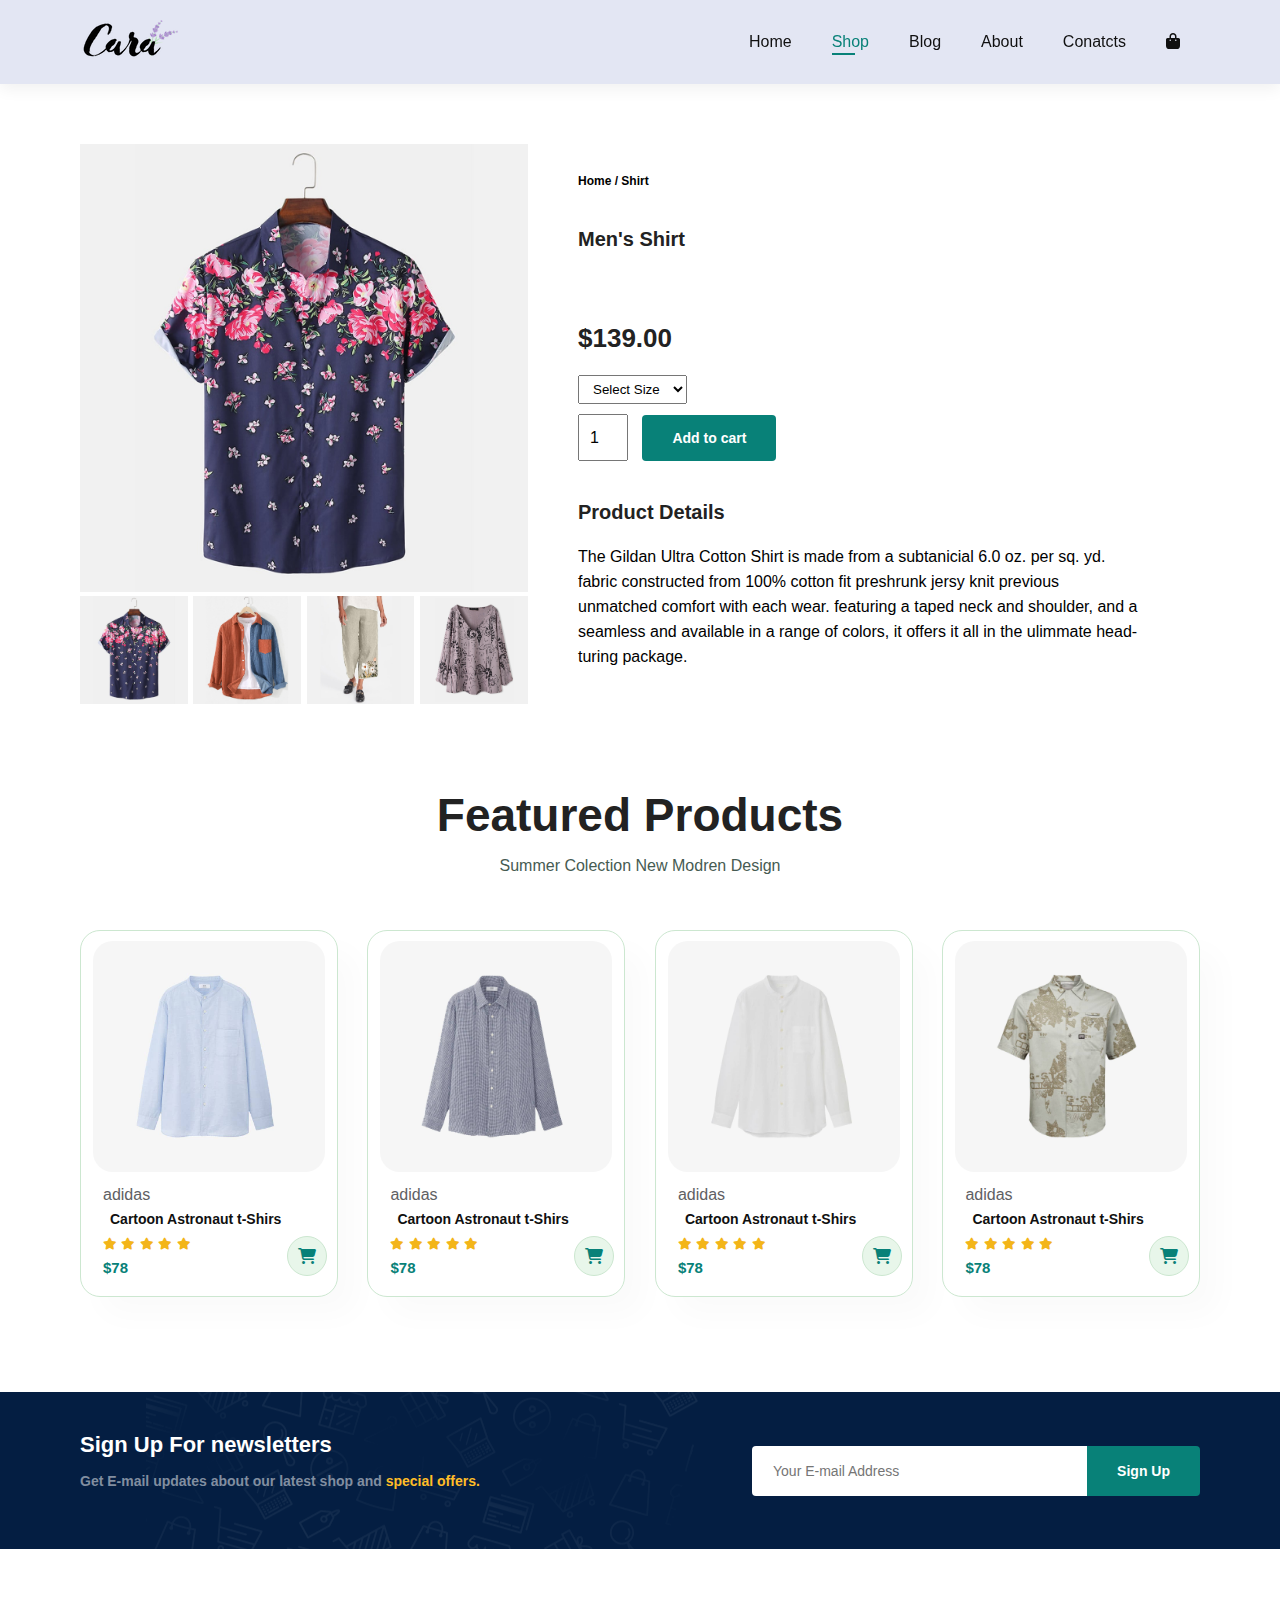
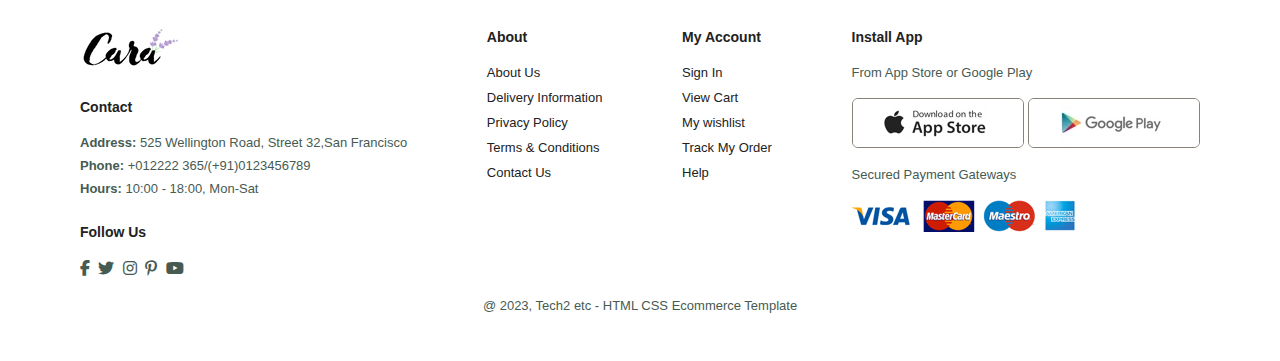
<file: s1Product.html>
<!DOCTYPE html>
<html lang="en">
  <head>
    <meta charset="UTF-8" />
    <meta name="viewport" content="width=\, initial-scale=1.0" />
    <title>Product</title>
    <link
      rel="stylesheet"
      href="https://cdnjs.cloudflare.com/ajax/libs/font-awesome/6.6.0/css/all.min.css"
    />
    <link rel="stylesheet" href="style.css" />
  </head>
  <body>
    <section id="header">
      <a href="#"><img src="img/logo.png" class="logo" alt="" /></a>

      <div>
        <ul id="navbar">
          <li><a href="index.html">Home</a></li>
          <li><a class="active"  href="shop.html">Shop</a></li>
          <li><a href="blog.html">Blog</a></li>
          <li><a href="about.html">About</a></li>
          <li><a href="contact.html">Conatcts</a></li>
          <li id="lg-bag"><a href="cart.html"><i class="fas fa-shopping-bag"></i></a>
          </li>
          <a href="#" id="close"><i class="fas fa-times"></i></a>
        </ul>
      </div>
      <div id="mobile"> 
        
        <i><a href="cart.html"><i class="fas fa-shopping-bag"></i></a></i>
        <i id="bar" class="fas fa-outdent"></i>
      </div>
    </section>
    <section id="prodetails" class="section-p1">
      <div class="single-pro-image">

        <img src="img/product/f5.jpg" width="100%" id="MainImg" alt="">

        <div class="small-img-group">
          <div class="small-img-col">
            <img src="img/product/f5.jpg" width="100%" class="small-img" alt="">
          </div>
          <div class="small-img-col">
            <img src="img/product/f6.jpg" width="100%" class="small-img" alt="">
          </div>
          <div class="small-img-col">
            <img src="img/product/f7.jpg" width="100%" class="small-img" alt="">
          </div>
          <div class="small-img-col">
            <img src="img/product/f8.jpg" width="100%" class="small-img" alt="">
          </div>
        </div>
      </div>
      <div class="single-pro-details">  
        <h6>Home / Shirt</h6>
        <h4>Men's Shirt</h4>
        <h2>$139.00</h2>
        <select name="" id="">
          <option value="">Select Size</option>
          <option value="">XL</option>
          <option value="">XXL</option>
          <option value="">Small</option>
          <option value="">Large</option>
          <option value="">Medium</option>
        </select>
        <input type="number" name="" id="" value="1">
        <button class="normal">Add to cart</button>
        <h4>Product Details</h4>
        <span>The Gildan Ultra Cotton Shirt is made from a subtanicial 6.0 oz. per sq. yd. fabric constructed from 100% cotton fit preshrunk jersy knit previous unmatched comfort with each wear. featuring a taped neck and shoulder, and a seamless and available in a range of colors, it offers it all in the ulimmate head-turing package.</span>
      </div>
    </section>
    <section id="product1" class="section-p1">
      <h2>Featured Products</h2>
      <p>Summer Colection New Modren Design</p>
      <div class="pro-container">
        <div class="pro">
          <img src="img/product/n1.jpg" alt="" />
          <div class="des">
            <span>adidas</span>
            <h5>Cartoon Astronaut t-Shirs</h5>
            <div class="star">
              <i class="fas fa-star"></i>
              <i class="fas fa-star"></i>
              <i class="fas fa-star"></i>
              <i class="fas fa-star"></i>
              <i class="fas fa-star"></i>
            </div>
            <h4>$78</h4>
          </div>
          <a href="#"><i class="fa-solid fa-shopping-cart cart"></i></a>
        </div>

        <div class="pro">
          <img src="img/product/n2.jpg" alt="" />
          <div class="des">
            <span>adidas</span>
            <h5>Cartoon Astronaut t-Shirs</h5>
            <div class="star">
              <i class="fas fa-star"></i>
              <i class="fas fa-star"></i>
              <i class="fas fa-star"></i>
              <i class="fas fa-star"></i>
              <i class="fas fa-star"></i>
            </div>
            <h4>$78</h4>
          </div>
          <a href="#"><i class="fa-solid fa-shopping-cart cart"></i></a>
        </div>

        <div class="pro">
          <img src="img/product/n3.jpg" alt="" />
          <div class="des">
            <span>adidas</span>
            <h5>Cartoon Astronaut t-Shirs</h5>
            <div class="star">
              <i class="fas fa-star"></i>
              <i class="fas fa-star"></i>
              <i class="fas fa-star"></i>
              <i class="fas fa-star"></i>
              <i class="fas fa-star"></i>
            </div>
            <h4>$78</h4>
          </div>
          <a href="#"><i class="fa-solid fa-shopping-cart cart"></i></a>
        </div>

        <div class="pro">
          <img src="img/product/n4.jpg" alt="" />
          <div class="des">
            <span>adidas</span>
            <h5>Cartoon Astronaut t-Shirs</h5>
            <div class="star">
              <i class="fas fa-star"></i>
              <i class="fas fa-star"></i>
              <i class="fas fa-star"></i>
              <i class="fas fa-star"></i>
              <i class="fas fa-star"></i>
            </div>
            <h4>$78</h4>
          </div>
          <a href="#"><i class="fa-solid fa-shopping-cart cart"></i></a>
        </div>

    </section>

    <section id="newsletter" class="section-p1 section-m1">
      <div class="newstext">
        <h4>Sign Up For newsletters</h4>
        <p>Get E-mail updates about our latest shop and <span>special offers.</span></p>
      </div>
      <div class="form">
        <input type="text" name="" id="" placeholder="Your E-mail Address">
        <button class="normal">Sign Up</button>
      </div>
    </section>

    <footer class="section-p1">
       <div class="col">
        <img class="logo" src="img/logo.png" alt="">
        <h4>Contact</h4>
        <p><strong>Address:</strong> 525 Wellington Road, Street 32,San Francisco</p>
        <p><strong>Phone:</strong> +012222 365/(+91)0123456789</p>
        <p><strong>Hours:</strong> 10:00 - 18:00, Mon-Sat</p>
        <div class="follow">
          <h4>Follow Us</h4>
          <div class="icon">
            <i class="fab fa-facebook-f"></i>
            <i class="fab fa-twitter"></i>
            <i class="fab fa-instagram"></i>
            <i class="fab fa-pinterest-p"></i>
            <i class="fab fa-youtube"></i>
          </div>
        </div>
       </div>

       <div class="col">
        <h4>About</h4>
        <a href="#">About Us</a>
        <a href="#">Delivery Information</a>
        <a href="#">Privacy Policy</a>
        <a href="#">Terms & Conditions</a>
        <a href="#">Contact Us</a>
       </div>

       <div class="col">
        <h4>My Account</h4>
        <a href="#">Sign In</a>
        <a href="#">View Cart</a>
        <a href="#">My wishlist</a>
        <a href="#">Track My Order</a>
        <a href="#">Help</a>
       </div>

       <div class="col install">
        <h4>Install App</h4>
        <p>From App Store or Google Play</p>
        <div class="row">
          <img src="img/pay/app.jpg" alt="">
          <img src="img/pay/play.jpg" alt="">
        </div>
        <p>Secured Payment Gateways</p>
        <img src="img/pay/pay.png" alt="">
       </div>

       <div class="coprgt">
        <p>@ 2023, Tech2 etc - HTML CSS Ecommerce Template</p>
       </div>
    </footer>
    <!-- <script>
      var MainImg = document.getElementById("MainImg");
      var smallimg = document.getElementsByClassName("small-img");

      smallimg[0].onclick = function(){
        MainImg.src = smallimg[0].src;
      }
      smallimg[1].onclick = function(){
        MainImg.src = smallimg[1].src;
      }
      smallimg[2].onclick = function(){
        MainImg.src = smallimg[2].src;
      }
      smallimg[3].onclick = function(){
        MainImg.src = smallimg[3].src;
      }
    </script> -->

    <script src="script.js"></script>
  </body>
</html>
</file>
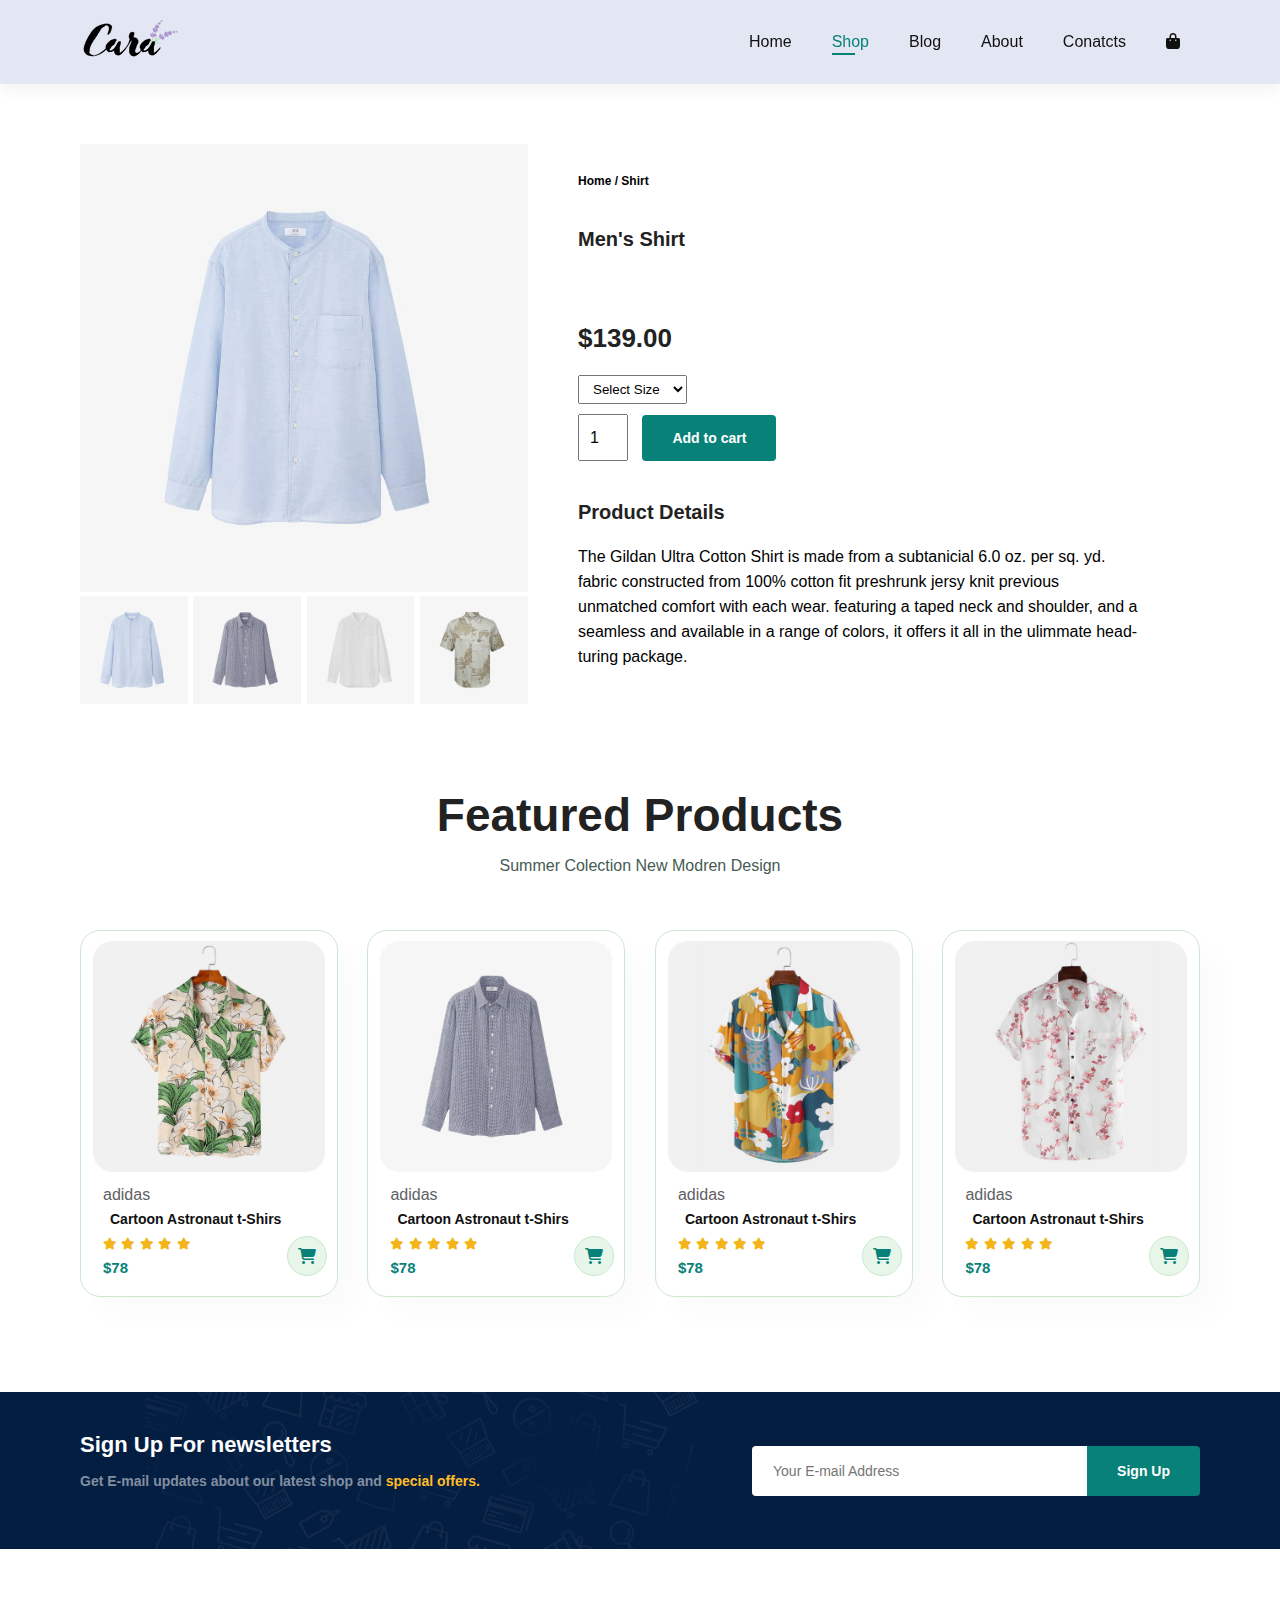
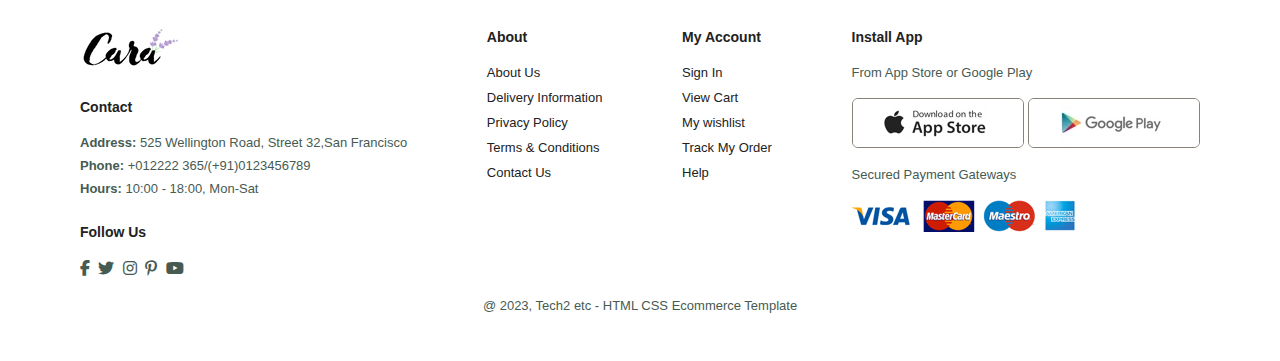
<file: s2Product.html>
<!DOCTYPE html>
<html lang="en">
  <head>
    <meta charset="UTF-8" />
    <meta name="viewport" content="width=\, initial-scale=1.0" />
    <title>Product</title>
    <link
      rel="stylesheet"
      href="https://cdnjs.cloudflare.com/ajax/libs/font-awesome/6.6.0/css/all.min.css"
    />
    <link rel="stylesheet" href="style.css" />
  </head>
  <body>
    <section id="header">
      <a href="#"><img src="img/logo.png" class="logo" alt="" /></a>

      <div>
        <ul id="navbar">
          <li><a href="index.html">Home</a></li>
          <li><a class="active"  href="shop.html">Shop</a></li>
          <li><a href="blog.html">Blog</a></li>
          <li><a href="about.html">About</a></li>
          <li><a href="contact.html">Conatcts</a></li>
          <li id="lg-bag"><a href="cart.html"><i class="fas fa-shopping-bag"></i></a>
          </li>
          <a href="#" id="close"><i class="fas fa-times"></i></a>
        </ul>
      </div>
      <div id="mobile"> 
        
        <i><a href="cart.html"><i class="fas fa-shopping-bag"></i></a></i>
        <i id="bar" class="fas fa-outdent"></i>
      </div>
    </section>
    <section id="prodetails" class="section-p1">
      <div class="single-pro-image">

        <img src="img/product/n1.jpg" width="100%" id="MainImg" alt="">

        <div class="small-img-group">
          <div class="small-img-col">
            <img src="img/product/n1.jpg" width="100%" class="small-img" alt="">
          </div>
          <div class="small-img-col">
            <img src="img/product/n2.jpg" width="100%" class="small-img" alt="">
          </div>
          <div class="small-img-col">
            <img src="img/product/n3.jpg" width="100%" class="small-img" alt="">
          </div>
          <div class="small-img-col">
            <img src="img/product/n4.jpg" width="100%" class="small-img" alt="">
          </div>
        </div>
      </div>
      <div class="single-pro-details">  
        <h6>Home / Shirt</h6>
        <h4>Men's Shirt</h4>
        <h2>$139.00</h2>
        <select name="" id="">
          <option value="">Select Size</option>
          <option value="">XL</option>
          <option value="">XXL</option>
          <option value="">Small</option>
          <option value="">Large</option>
          <option value="">Medium</option>
        </select>
        <input type="number" name="" id="" value="1">
        <button class="normal">Add to cart</button>
        <h4>Product Details</h4>
        <span>The Gildan Ultra Cotton Shirt is made from a subtanicial 6.0 oz. per sq. yd. fabric constructed from 100% cotton fit preshrunk jersy knit previous unmatched comfort with each wear. featuring a taped neck and shoulder, and a seamless and available in a range of colors, it offers it all in the ulimmate head-turing package.</span>
      </div>
    </section>
    <section id="product1" class="section-p1">
      <h2>Featured Products</h2>
      <p>Summer Colection New Modren Design</p>
      <div class="pro-container">
        <div class="pro">
          <img src="img/product/f2.jpg" alt="" />
          <div class="des">
            <span>adidas</span>
            <h5>Cartoon Astronaut t-Shirs</h5>
            <div class="star">
              <i class="fas fa-star"></i>
              <i class="fas fa-star"></i>
              <i class="fas fa-star"></i>
              <i class="fas fa-star"></i>
              <i class="fas fa-star"></i>
            </div>
            <h4>$78</h4>
          </div>
          <a href="#"><i class="fa-solid fa-shopping-cart cart"></i></a>
        </div>

        <div class="pro">
          <img src="img/product/n2.jpg" alt="" />
          <div class="des">
            <span>adidas</span>
            <h5>Cartoon Astronaut t-Shirs</h5>
            <div class="star">
              <i class="fas fa-star"></i>
              <i class="fas fa-star"></i>
              <i class="fas fa-star"></i>
              <i class="fas fa-star"></i>
              <i class="fas fa-star"></i>
            </div>
            <h4>$78</h4>
          </div>
          <a href="#"><i class="fa-solid fa-shopping-cart cart"></i></a>
        </div>

        <div class="pro">
          <img src="img/product/f1.jpg" alt="" />
          <div class="des">
            <span>adidas</span>
            <h5>Cartoon Astronaut t-Shirs</h5>
            <div class="star">
              <i class="fas fa-star"></i>
              <i class="fas fa-star"></i>
              <i class="fas fa-star"></i>
              <i class="fas fa-star"></i>
              <i class="fas fa-star"></i>
            </div>
            <h4>$78</h4>
          </div>
          <a href="#"><i class="fa-solid fa-shopping-cart cart"></i></a>
        </div>

        <div class="pro">
          <img src="img/product/f4.jpg" alt="" />
          <div class="des">
            <span>adidas</span>
            <h5>Cartoon Astronaut t-Shirs</h5>
            <div class="star">
              <i class="fas fa-star"></i>
              <i class="fas fa-star"></i>
              <i class="fas fa-star"></i>
              <i class="fas fa-star"></i>
              <i class="fas fa-star"></i>
            </div>
            <h4>$78</h4>
          </div>
          <a href="#"><i class="fa-solid fa-shopping-cart cart"></i></a>
        </div>

    </section>

    <section id="newsletter" class="section-p1 section-m1">
      <div class="newstext">
        <h4>Sign Up For newsletters</h4>
        <p>Get E-mail updates about our latest shop and <span>special offers.</span></p>
      </div>
      <div class="form">
        <input type="text" name="" id="" placeholder="Your E-mail Address">
        <button class="normal">Sign Up</button>
      </div>
    </section>

    <footer class="section-p1">
       <div class="col">
        <img class="logo" src="img/logo.png" alt="">
        <h4>Contact</h4>
        <p><strong>Address:</strong> 525 Wellington Road, Street 32,San Francisco</p>
        <p><strong>Phone:</strong> +012222 365/(+91)0123456789</p>
        <p><strong>Hours:</strong> 10:00 - 18:00, Mon-Sat</p>
        <div class="follow">
          <h4>Follow Us</h4>
          <div class="icon">
            <i class="fab fa-facebook-f"></i>
            <i class="fab fa-twitter"></i>
            <i class="fab fa-instagram"></i>
            <i class="fab fa-pinterest-p"></i>
            <i class="fab fa-youtube"></i>
          </div>
        </div>
       </div>

       <div class="col">
        <h4>About</h4>
        <a href="#">About Us</a>
        <a href="#">Delivery Information</a>
        <a href="#">Privacy Policy</a>
        <a href="#">Terms & Conditions</a>
        <a href="#">Contact Us</a>
       </div>

       <div class="col">
        <h4>My Account</h4>
        <a href="#">Sign In</a>
        <a href="#">View Cart</a>
        <a href="#">My wishlist</a>
        <a href="#">Track My Order</a>
        <a href="#">Help</a>
       </div>

       <div class="col install">
        <h4>Install App</h4>
        <p>From App Store or Google Play</p>
        <div class="row">
          <img src="img/pay/app.jpg" alt="">
          <img src="img/pay/play.jpg" alt="">
        </div>
        <p>Secured Payment Gateways</p>
        <img src="img/pay/pay.png" alt="">
       </div>

       <div class="coprgt">
        <p>@ 2023, Tech2 etc - HTML CSS Ecommerce Template</p>
       </div>
    </footer>
    <!-- <script>
      var MainImg = document.getElementById("MainImg");
      var smallimg = document.getElementsByClassName("small-img");

      smallimg[0].onclick = function(){
        MainImg.src = smallimg[0].src;
      }
      smallimg[1].onclick = function(){
        MainImg.src = smallimg[1].src;
      }
      smallimg[2].onclick = function(){
        MainImg.src = smallimg[2].src;
      }
      smallimg[3].onclick = function(){
        MainImg.src = smallimg[3].src;
      }
    </script> -->

    <script src="script.js"></script>
  </body>
</html>
</file>
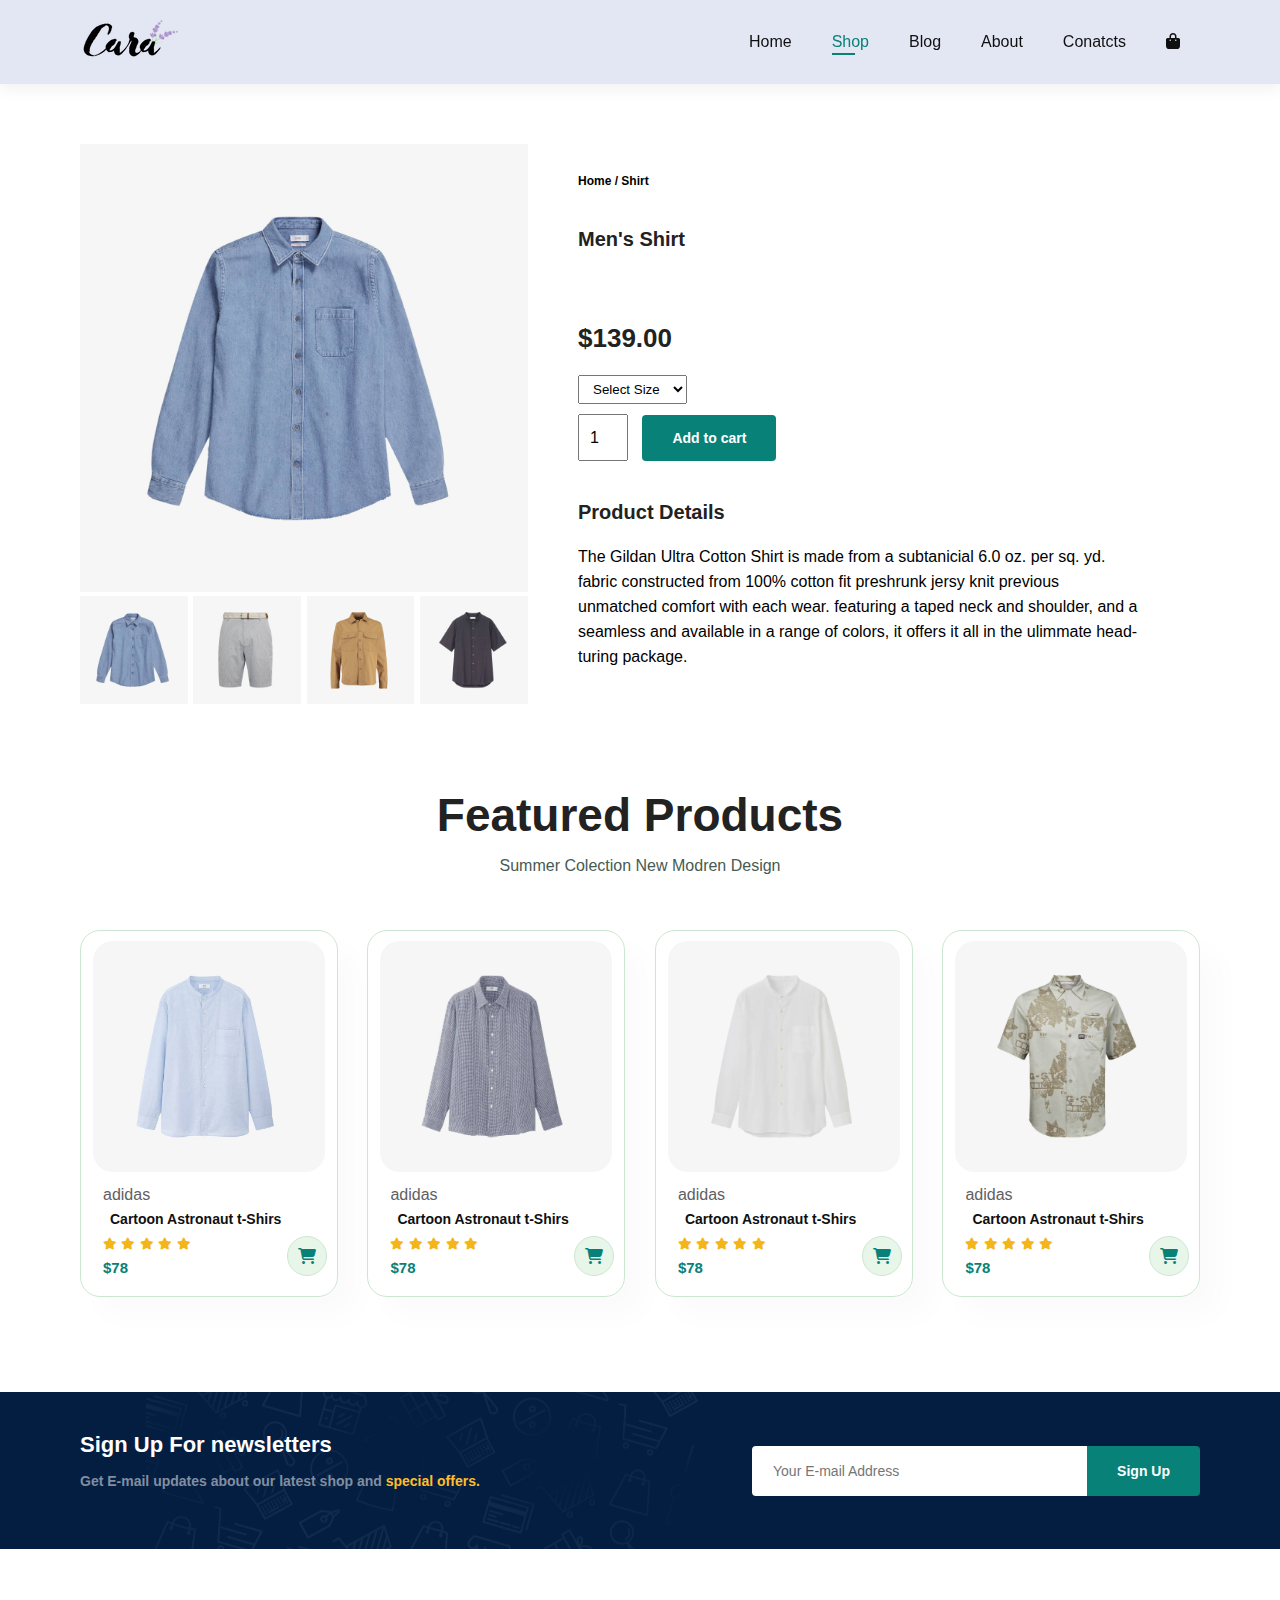
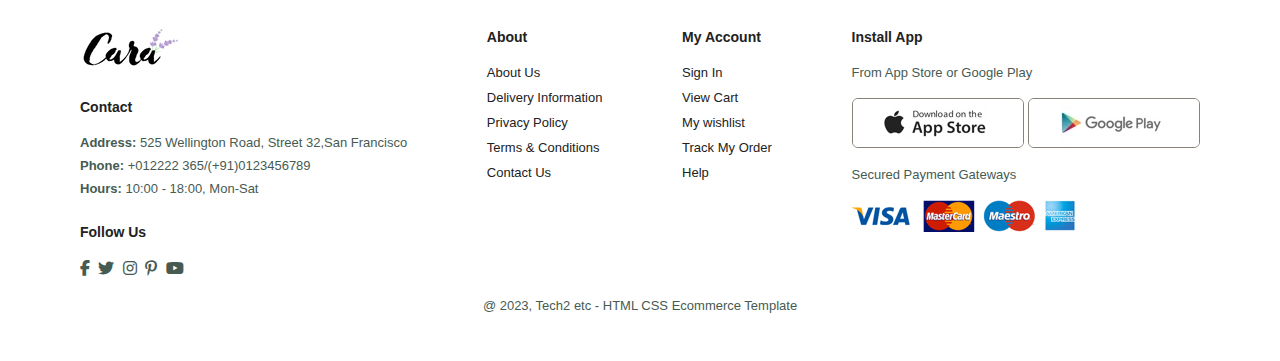
<file: s3Product.html>
<!DOCTYPE html>
<html lang="en">
  <head>
    <meta charset="UTF-8" />
    <meta name="viewport" content="width=\, initial-scale=1.0" />
    <title>Product</title>
    <link
      rel="stylesheet"
      href="https://cdnjs.cloudflare.com/ajax/libs/font-awesome/6.6.0/css/all.min.css"
    />
    <link rel="stylesheet" href="style.css" />
  </head>
  <body>
    <section id="header">
      <a href="#"><img src="img/logo.png" class="logo" alt="" /></a>

      <div>
        <ul id="navbar">
          <li><a href="index.html">Home</a></li>
          <li><a class="active"  href="shop.html">Shop</a></li>
          <li><a href="blog.html">Blog</a></li>
          <li><a href="about.html">About</a></li>
          <li><a href="contact.html">Conatcts</a></li>
          <li id="lg-bag"><a href="cart.html"><i class="fas fa-shopping-bag"></i></a>
          </li>
          <a href="#" id="close"><i class="fas fa-times"></i></a>
        </ul>
      </div>
      <div id="mobile"> 
        
        <i><a href="cart.html"><i class="fas fa-shopping-bag"></i></a></i>
        <i id="bar" class="fas fa-outdent"></i>
      </div>
    </section>
    <section id="prodetails" class="section-p1">
      <div class="single-pro-image">

        <img src="img/product/n5.jpg" width="100%" id="MainImg" alt="">

        <div class="small-img-group">
          <div class="small-img-col">
            <img src="img/product/n5.jpg" width="100%" class="small-img" alt="">
          </div>
          <div class="small-img-col">
            <img src="img/product/n6.jpg" width="100%" class="small-img" alt="">
          </div>
          <div class="small-img-col">
            <img src="img/product/n7.jpg" width="100%" class="small-img" alt="">
          </div>
          <div class="small-img-col">
            <img src="img/product/n8.jpg" width="100%" class="small-img" alt="">
          </div>
        </div>
      </div>
      <div class="single-pro-details">  
        <h6>Home / Shirt</h6>
        <h4>Men's Shirt</h4>
        <h2>$139.00</h2>
        <select name="" id="">
          <option value="">Select Size</option>
          <option value="">XL</option>
          <option value="">XXL</option>
          <option value="">Small</option>
          <option value="">Large</option>
          <option value="">Medium</option>
        </select>
        <input type="number" name="" id="" value="1">
        <button class="normal">Add to cart</button>
        <h4>Product Details</h4>
        <span>The Gildan Ultra Cotton Shirt is made from a subtanicial 6.0 oz. per sq. yd. fabric constructed from 100% cotton fit preshrunk jersy knit previous unmatched comfort with each wear. featuring a taped neck and shoulder, and a seamless and available in a range of colors, it offers it all in the ulimmate head-turing package.</span>
      </div>
    </section>
    <section id="product1" class="section-p1">
      <h2>Featured Products</h2>
      <p>Summer Colection New Modren Design</p>
      <div class="pro-container">
        <div class="pro">
          <img src="img/product/n1.jpg" alt="" />
          <div class="des">
            <span>adidas</span>
            <h5>Cartoon Astronaut t-Shirs</h5>
            <div class="star">
              <i class="fas fa-star"></i>
              <i class="fas fa-star"></i>
              <i class="fas fa-star"></i>
              <i class="fas fa-star"></i>
              <i class="fas fa-star"></i>
            </div>
            <h4>$78</h4>
          </div>
          <a href="#"><i class="fa-solid fa-shopping-cart cart"></i></a>
        </div>

        <div class="pro">
          <img src="img/product/n2.jpg" alt="" />
          <div class="des">
            <span>adidas</span>
            <h5>Cartoon Astronaut t-Shirs</h5>
            <div class="star">
              <i class="fas fa-star"></i>
              <i class="fas fa-star"></i>
              <i class="fas fa-star"></i>
              <i class="fas fa-star"></i>
              <i class="fas fa-star"></i>
            </div>
            <h4>$78</h4>
          </div>
          <a href="#"><i class="fa-solid fa-shopping-cart cart"></i></a>
        </div>

        <div class="pro">
          <img src="img/product/n3.jpg" alt="" />
          <div class="des">
            <span>adidas</span>
            <h5>Cartoon Astronaut t-Shirs</h5>
            <div class="star">
              <i class="fas fa-star"></i>
              <i class="fas fa-star"></i>
              <i class="fas fa-star"></i>
              <i class="fas fa-star"></i>
              <i class="fas fa-star"></i>
            </div>
            <h4>$78</h4>
          </div>
          <a href="#"><i class="fa-solid fa-shopping-cart cart"></i></a>
        </div>

        <div class="pro">
          <img src="img/product/n4.jpg" alt="" />
          <div class="des">
            <span>adidas</span>
            <h5>Cartoon Astronaut t-Shirs</h5>
            <div class="star">
              <i class="fas fa-star"></i>
              <i class="fas fa-star"></i>
              <i class="fas fa-star"></i>
              <i class="fas fa-star"></i>
              <i class="fas fa-star"></i>
            </div>
            <h4>$78</h4>
          </div>
          <a href="#"><i class="fa-solid fa-shopping-cart cart"></i></a>
        </div>

    </section>

    <section id="newsletter" class="section-p1 section-m1">
      <div class="newstext">
        <h4>Sign Up For newsletters</h4>
        <p>Get E-mail updates about our latest shop and <span>special offers.</span></p>
      </div>
      <div class="form">
        <input type="text" name="" id="" placeholder="Your E-mail Address">
        <button class="normal">Sign Up</button>
      </div>
    </section>

    <footer class="section-p1">
       <div class="col">
        <img class="logo" src="img/logo.png" alt="">
        <h4>Contact</h4>
        <p><strong>Address:</strong> 525 Wellington Road, Street 32,San Francisco</p>
        <p><strong>Phone:</strong> +012222 365/(+91)0123456789</p>
        <p><strong>Hours:</strong> 10:00 - 18:00, Mon-Sat</p>
        <div class="follow">
          <h4>Follow Us</h4>
          <div class="icon">
            <i class="fab fa-facebook-f"></i>
            <i class="fab fa-twitter"></i>
            <i class="fab fa-instagram"></i>
            <i class="fab fa-pinterest-p"></i>
            <i class="fab fa-youtube"></i>
          </div>
        </div>
       </div>

       <div class="col">
        <h4>About</h4>
        <a href="#">About Us</a>
        <a href="#">Delivery Information</a>
        <a href="#">Privacy Policy</a>
        <a href="#">Terms & Conditions</a>
        <a href="#">Contact Us</a>
       </div>

       <div class="col">
        <h4>My Account</h4>
        <a href="#">Sign In</a>
        <a href="#">View Cart</a>
        <a href="#">My wishlist</a>
        <a href="#">Track My Order</a>
        <a href="#">Help</a>
       </div>

       <div class="col install">
        <h4>Install App</h4>
        <p>From App Store or Google Play</p>
        <div class="row">
          <img src="img/pay/app.jpg" alt="">
          <img src="img/pay/play.jpg" alt="">
        </div>
        <p>Secured Payment Gateways</p>
        <img src="img/pay/pay.png" alt="">
       </div>

       <div class="coprgt">
        <p>@ 2023, Tech2 etc - HTML CSS Ecommerce Template</p>
       </div>
    </footer>
    <!-- <script>
      var MainImg = document.getElementById("MainImg");
      var smallimg = document.getElementsByClassName("small-img");

      smallimg[0].onclick = function(){
        MainImg.src = smallimg[0].src;
      }
      smallimg[1].onclick = function(){
        MainImg.src = smallimg[1].src;
      }
      smallimg[2].onclick = function(){
        MainImg.src = smallimg[2].src;
      }
      smallimg[3].onclick = function(){
        MainImg.src = smallimg[3].src;
      }
    </script> -->

    <script src="script.js"></script>
  </body>
</html>
</file>
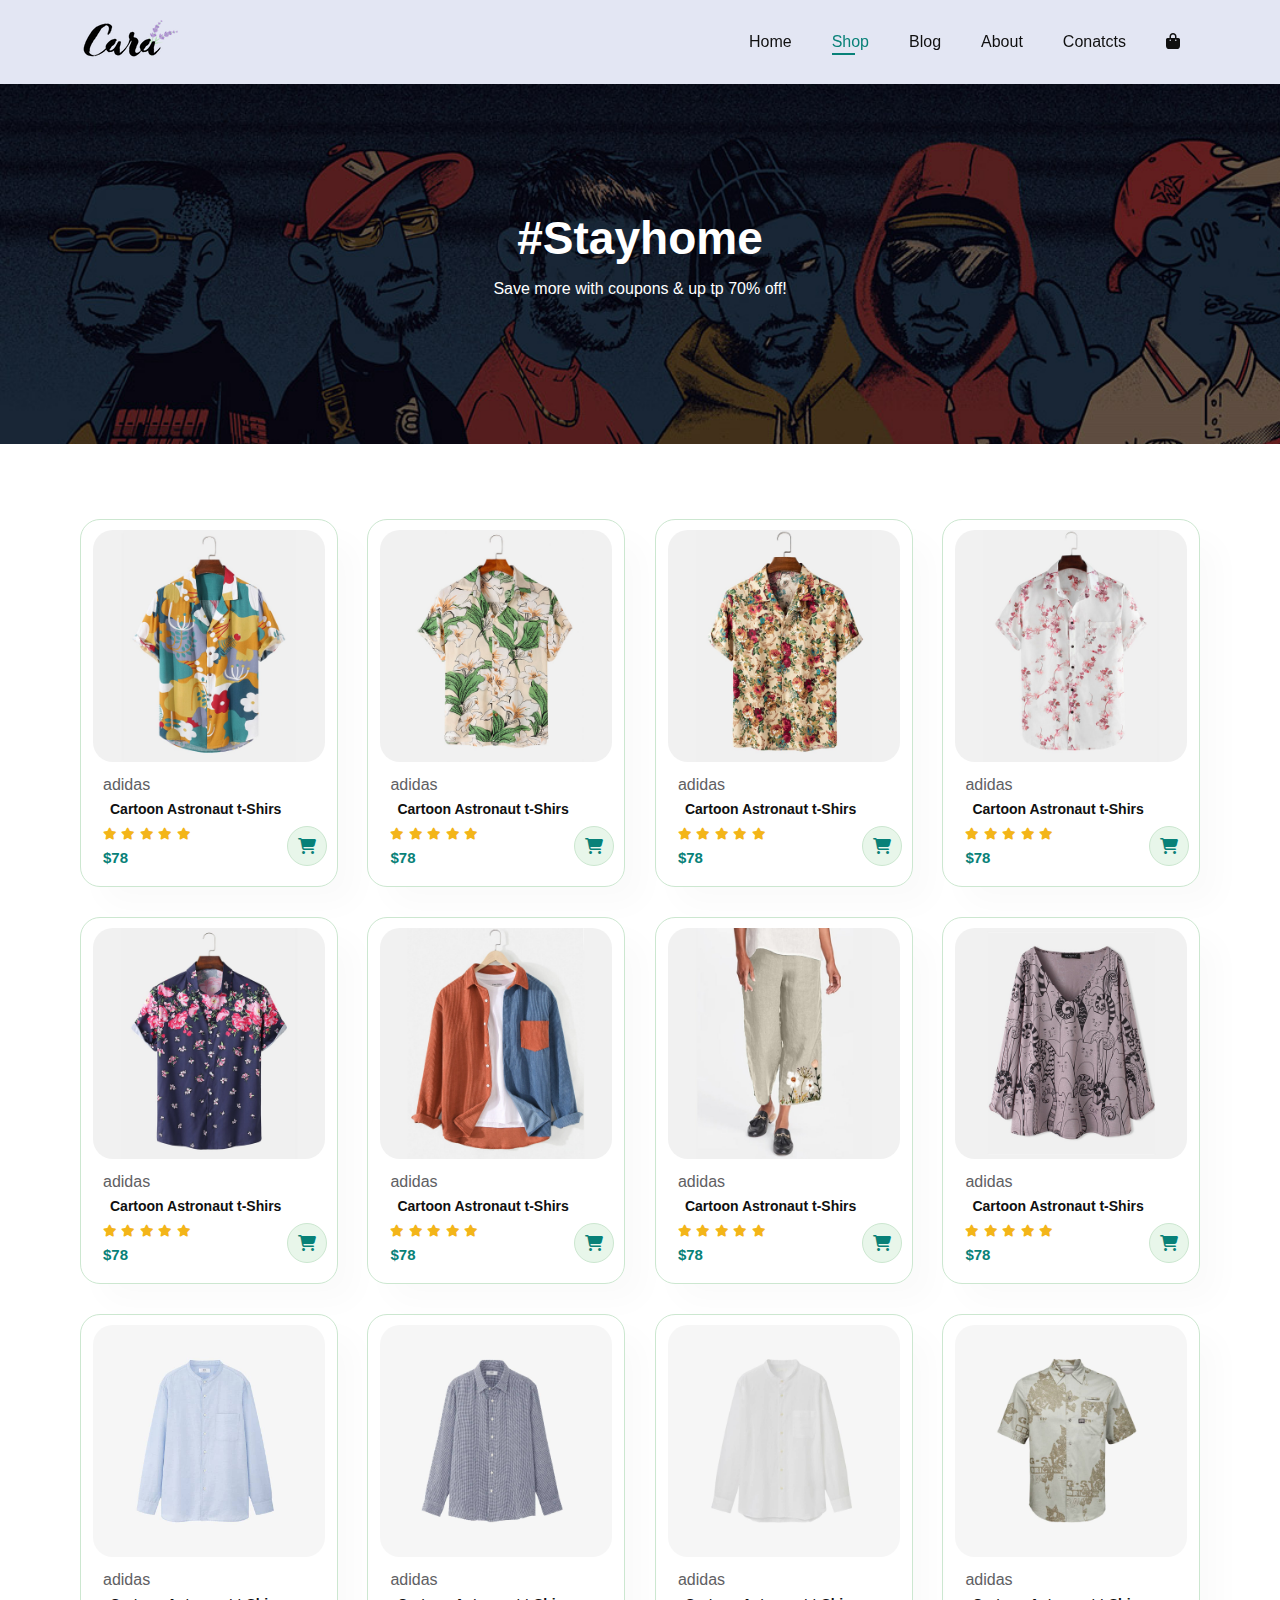
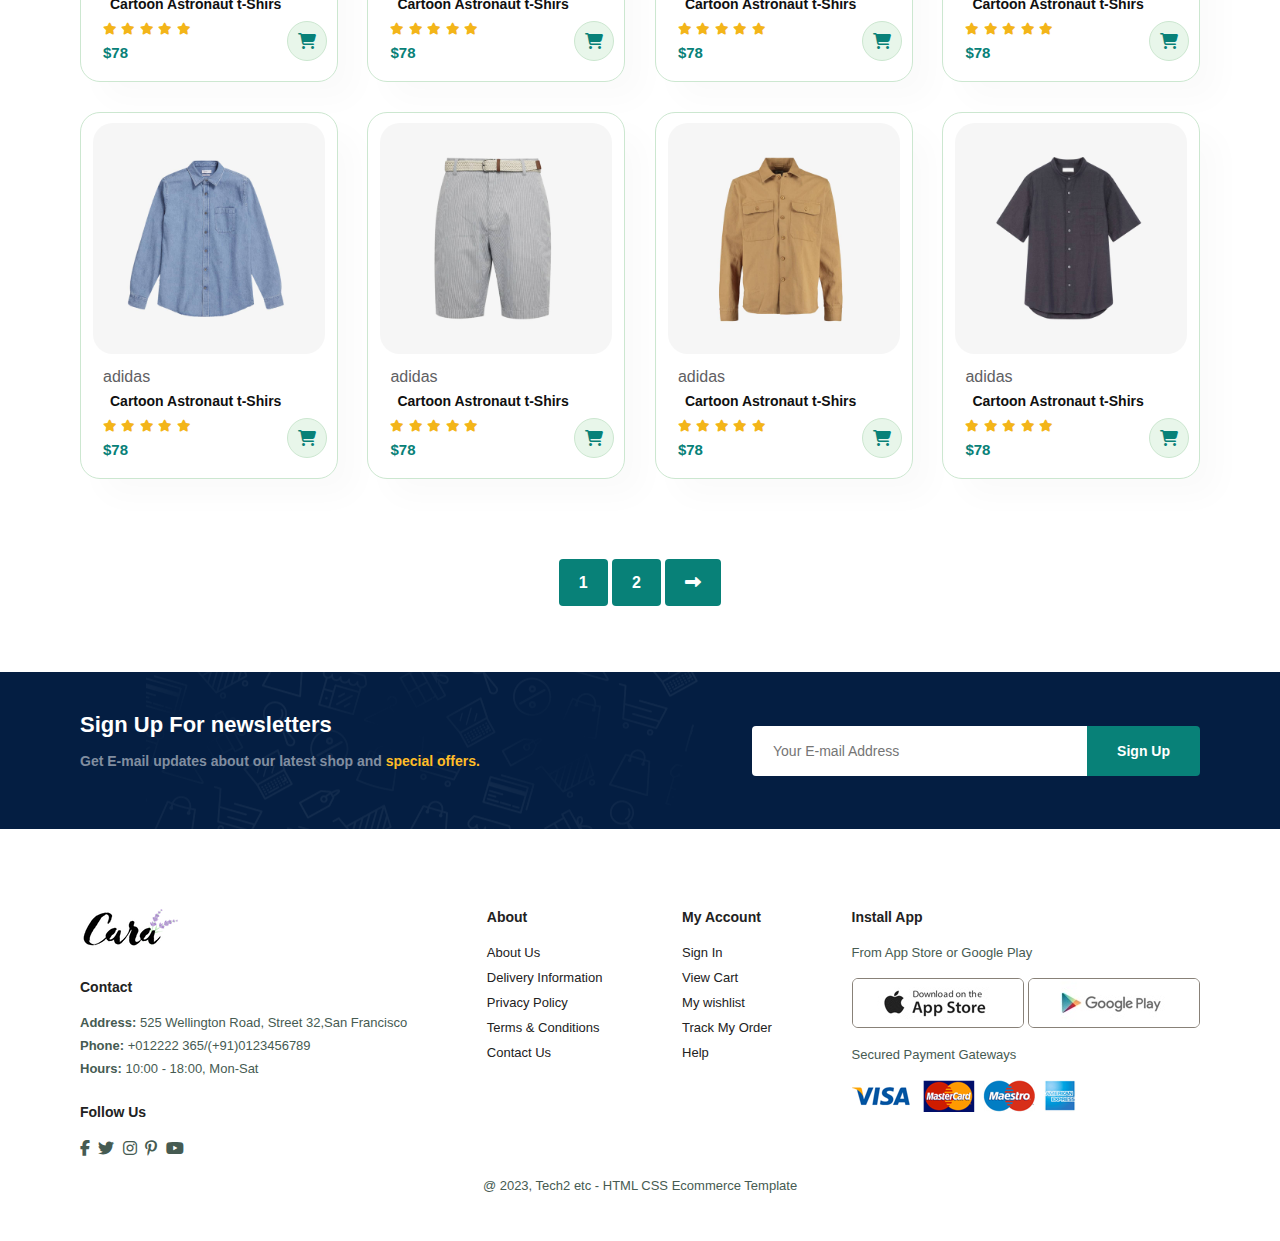
<file: shop.html>
<!DOCTYPE html>
<html lang="en">
  <head>
    <meta charset="UTF-8" />
    <meta name="viewport" content="width=\, initial-scale=1.0" />
    <title>shop</title>
    <link
      rel="stylesheet"
      href="https://cdnjs.cloudflare.com/ajax/libs/font-awesome/6.6.0/css/all.min.css"
    />
    <link rel="stylesheet" href="style.css" />
  </head>
  <body>
    <section id="header">
      <a href="#"><img src="img/logo.png" class="logo" alt="" /></a>

      <div>
        <ul id="navbar">
          <li><a href="index.html">Home</a></li>
          <li><a class="active"  href="shop.html">Shop</a></li>
          <li><a href="blog.html">Blog</a></li>
          <li><a href="about.html">About</a></li>
          <li><a href="contact.html">Conatcts</a></li>
          <li id="lg-bag"><a href="cart.html"><i class="fas fa-shopping-bag"></i></a>
          </li>
          <a href="#" id="close"><i class="fas fa-times"></i></a>
        </ul>
      </div>
      <div id="mobile"> 
        
        <i><a href="cart.html"><i class="fas fa-shopping-bag"></i></a></i>
        <i id="bar" class="fas fa-outdent"></i>
      </div>
    </section>

    <section id="page-header">
      <h2>#Stayhome</h2>
      <p>Save more with coupons & up tp 70% off!</p>
    </section>

    <section id="product1" class="section-p1">
      <div class="pro-container">
        <div class="pro" onclick="window.location.href='sproduct.html';">
          <img src="img/product/f1.jpg" alt="" />
          <div class="des">
            <span>adidas</span>
            <h5>Cartoon Astronaut t-Shirs</h5>
            <div class="star">
              <i class="fas fa-star"></i> 
              <i class="fas fa-star"></i>
              <i class="fas fa-star"></i> 
              <i class="fas fa-star"></i>
              <i class="fas fa-star"></i>
            </div>
            <h4>$78</h4>
          </div>
          <a href="#"><i class="fa-solid fa-shopping-cart cart"></i></a>
        </div>

        <div class="pro" onclick="window.location.href='sproduct.html';" >
          <img src="img/product/f2.jpg" alt="" />
          <div class="des">
            <span>adidas</span>
            <h5>Cartoon Astronaut t-Shirs</h5>
            <div class="star">
              <i class="fas fa-star"></i>
              <i class="fas fa-star"></i>
              <i class="fas fa-star"></i>
              <i class="fas fa-star"></i>
              <i class="fas fa-star"></i>
            </div>
            <h4>$78</h4>
          </div>
          <a href="#"><i class="fa-solid fa-shopping-cart cart"></i></a>
        </div>

        <div class="pro" onclick="window.location.href='sproduct.html';">
          <img src="img/product/f3.jpg" alt="" />
          <div class="des">
            <span>adidas</span>
            <h5>Cartoon Astronaut t-Shirs</h5>
            <div class="star">
              <i class="fas fa-star"></i>
              <i class="fas fa-star"></i>
              <i class="fas fa-star"></i>
              <i class="fas fa-star"></i>
              <i class="fas fa-star"></i>
            </div>
            <h4>$78</h4>
          </div>
          <a href="#"><i class="fa-solid fa-shopping-cart cart"></i></a>
        </div>

        <div class="pro" onclick="window.location.href='sproduct.html';">
          <img src="img/product/f4.jpg" alt="" />
          <div class="des">
            <span>adidas</span>
            <h5>Cartoon Astronaut t-Shirs</h5>
            <div class="star">
              <i class="fas fa-star"></i>
              <i class="fas fa-star"></i>
              <i class="fas fa-star"></i>
              <i class="fas fa-star"></i>
              <i class="fas fa-star"></i>
            </div>
            <h4>$78</h4>
          </div>
          <a href="#"><i class="fa-solid fa-shopping-cart cart"></i></a>
        </div>
        
        <div class="pro" onclick="window.location.href='s1product.html';">
          <img src="img/product/f5.jpg" alt="" />
          <div class="des">
            <span>adidas</span>
            <h5>Cartoon Astronaut t-Shirs</h5>
            <div class="star">
              <i class="fas fa-star"></i>
              <i class="fas fa-star"></i>
              <i class="fas fa-star"></i>
              <i class="fas fa-star"></i>
              <i class="fas fa-star"></i>
            </div>
            <h4>$78</h4>
          </div>
          <a href="#"><i class="fa-solid fa-shopping-cart cart"></i></a>
        </div>

        <div class="pro" onclick="window.location.href='s1product.html';">
          <img src="img/product/f6.jpg" alt="" />
          <div class="des">
            <span>adidas</span>
            <h5>Cartoon Astronaut t-Shirs</h5>
            <div class="star">
              <i class="fas fa-star"></i>
              <i class="fas fa-star"></i>
              <i class="fas fa-star"></i>
              <i class="fas fa-star"></i>
              <i class="fas fa-star"></i>
            </div>
            <h4>$78</h4>
          </div>
          <a href="#"><i class="fa-solid fa-shopping-cart cart"></i></a>
        </div>

        <div class="pro"onclick="window.location.href='s1product.html';">
          <img src="img/product/f7.jpg" alt="" />
          <div class="des">
            <span>adidas</span>
            <h5>Cartoon Astronaut t-Shirs</h5>
            <div class="star">
              <i class="fas fa-star"></i>
              <i class="fas fa-star"></i>
              <i class="fas fa-star"></i>
              <i class="fas fa-star"></i>
              <i class="fas fa-star"></i>
            </div>
            <h4>$78</h4>
          </div>
          <a href="#"><i class="fa-solid fa-shopping-cart cart"></i></a>
        </div>

        <div class="pro"onclick="window.location.href='s1product.html';">
          <img src="img/product/f8.jpg" alt="" />
          <div class="des">
            <span>adidas</span>
            <h5>Cartoon Astronaut t-Shirs</h5>
            <div class="star">
              <i class="fas fa-star"></i>
              <i class="fas fa-star"></i>
              <i class="fas fa-star"></i>
              <i class="fas fa-star"></i>
              <i class="fas fa-star"></i>
            </div>
            <h4>$78</h4>
          </div>
          <a href="#"><i class="fa-solid fa-shopping-cart cart"></i></a>
        </div>

        <div class="pro" onclick="window.location.href='s2product.html';">
          <img src="img/product/n1.jpg" alt="" />
          <div class="des">
            <span>adidas</span>
            <h5>Cartoon Astronaut t-Shirs</h5>
            <div class="star">
              <i class="fas fa-star"></i>
              <i class="fas fa-star"></i>
              <i class="fas fa-star"></i>
              <i class="fas fa-star"></i>
              <i class="fas fa-star"></i>
            </div>
            <h4>$78</h4>
          </div>
          <a href="#"><i class="fa-solid fa-shopping-cart cart"></i></a>
        </div>

        <div class="pro"onclick="window.location.href='s2product.html';">
          <img src="img/product/n2.jpg" alt="" />
          <div class="des">
            <span>adidas</span>
            <h5>Cartoon Astronaut t-Shirs</h5>
            <div class="star">
              <i class="fas fa-star"></i>
              <i class="fas fa-star"></i>
              <i class="fas fa-star"></i>
              <i class="fas fa-star"></i>
              <i class="fas fa-star"></i>
            </div>
            <h4>$78</h4>
          </div>
          <a href="#"><i class="fa-solid fa-shopping-cart cart"></i></a>
        </div>

        <div class="pro"onclick="window.location.href='s2product.html';">
          <img src="img/product/n3.jpg" alt="" />
          <div class="des">
            <span>adidas</span>
            <h5>Cartoon Astronaut t-Shirs</h5>
            <div class="star">
              <i class="fas fa-star"></i>
              <i class="fas fa-star"></i>
              <i class="fas fa-star"></i>
              <i class="fas fa-star"></i>
              <i class="fas fa-star"></i>
            </div>
            <h4>$78</h4>
          </div>
          <a href="#"><i class="fa-solid fa-shopping-cart cart"></i></a>
        </div>

        <div class="pro"onclick="window.location.href='s2product.html';">
          <img src="img/product/n4.jpg" alt="" />
          <div class="des">
            <span>adidas</span>
            <h5>Cartoon Astronaut t-Shirs</h5>
            <div class="star">
              <i class="fas fa-star"></i>
              <i class="fas fa-star"></i>
              <i class="fas fa-star"></i>
              <i class="fas fa-star"></i>
              <i class="fas fa-star"></i>
            </div>
            <h4>$78</h4>
          </div>
          <a href="#"><i class="fa-solid fa-shopping-cart cart"></i></a>
        </div>

        <div class="pro" onclick="window.location.href='s3Product.html';">
          <img src="img/product/n5.jpg" alt="" />
          <div class="des">
            <span>adidas</span>
            <h5>Cartoon Astronaut t-Shirs</h5>
            <div class="star">
              <i class="fas fa-star"></i>
              <i class="fas fa-star"></i>
              <i class="fas fa-star"></i>
              <i class="fas fa-star"></i>
              <i class="fas fa-star"></i>
            </div>
            <h4>$78</h4>
          </div>
          <a href="#"><i class="fa-solid fa-shopping-cart cart"></i></a>
        </div>

        <div class="pro" onclick="window.location.href='s3product.html';">
          <img src="img/product/n6.jpg" alt="" />
          <div class="des">
            <span>adidas</span>
            <h5>Cartoon Astronaut t-Shirs</h5>
            <div class="star">
              <i class="fas fa-star"></i>
              <i class="fas fa-star"></i>
              <i class="fas fa-star"></i>
              <i class="fas fa-star"></i>
              <i class="fas fa-star"></i>
            </div>
            <h4>$78</h4>
          </div>
          <a href="#"><i class="fa-solid fa-shopping-cart cart"></i></a>
        </div>

        <div class="pro" onclick="window.location.href='s3product.html';">
          <img src="img/product/n7.jpg" alt="" />
          <div class="des">
            <span>adidas</span>
            <h5>Cartoon Astronaut t-Shirs</h5>
            <div class="star">
              <i class="fas fa-star"></i>
              <i class="fas fa-star"></i>
              <i class="fas fa-star"></i>
              <i class="fas fa-star"></i>
              <i class="fas fa-star"></i>
            </div>
            <h4>$78</h4>
          </div>
          <a href="#"><i class="fa-solid fa-shopping-cart cart"></i></a>
        </div>

        <div class="pro" onclick="window.location.href='s3product.html';">
          <img src="img/product/n8.jpg" alt="" />
          <div class="des">
            <span>adidas</span>
            <h5>Cartoon Astronaut t-Shirs</h5>
            <div class="star">
              <i class="fas fa-star"></i>
              <i class="fas fa-star"></i>
              <i class="fas fa-star"></i>
              <i class="fas fa-star"></i>
              <i class="fas fa-star"></i>
            </div>
            <h4>$78</h4>
          </div>
          <a href="#"><i class="fa-solid fa-shopping-cart cart"></i></a>
        </div>
      </div>
    </section>
    <section id="pagination" class="section-p1">
        <a href="#">1</a>
        <a href="#">2</a>
        <a href="#"><i class="fas fa-long-arrow-alt-right"></i></a>

    </section>

    <section id="newsletter" class="section-p1 section-m1">
      <div class="newstext">
        <h4>Sign Up For newsletters</h4>
        <p>Get E-mail updates about our latest shop and <span>special offers.</span></p>
      </div>
      <div class="form">
        <input type="text" name="" id="" placeholder="Your E-mail Address">
        <button class="normal">Sign Up</button>
      </div>
    </section>

    <footer class="section-p1">
       <div class="col">
        <img class="logo" src="img/logo.png" alt="">
        <h4>Contact</h4>
        <p><strong>Address:</strong> 525 Wellington Road, Street 32,San Francisco</p>
        <p><strong>Phone:</strong> +012222 365/(+91)0123456789</p>
        <p><strong>Hours:</strong> 10:00 - 18:00, Mon-Sat</p>
        <div class="follow">
          <h4>Follow Us</h4>
          <div class="icon">
            <i class="fab fa-facebook-f"></i>
            <i class="fab fa-twitter"></i>
            <i class="fab fa-instagram"></i>
            <i class="fab fa-pinterest-p"></i>
            <i class="fab fa-youtube"></i>
          </div>
        </div>
       </div>

       <div class="col">
        <h4>About</h4>
        <a href="#">About Us</a>
        <a href="#">Delivery Information</a>
        <a href="#">Privacy Policy</a>
        <a href="#">Terms & Conditions</a>
        <a href="#">Contact Us</a>
       </div>

       <div class="col">
        <h4>My Account</h4>
        <a href="#">Sign In</a>
        <a href="#">View Cart</a>
        <a href="#">My wishlist</a>
        <a href="#">Track My Order</a>
        <a href="#">Help</a>
       </div>

       <div class="col install">
        <h4>Install App</h4>
        <p>From App Store or Google Play</p>
        <div class="row">
          <img src="img/pay/app.jpg" alt="">
          <img src="img/pay/play.jpg" alt="">
        </div>
        <p>Secured Payment Gateways</p>
        <img src="img/pay/pay.png" alt="">
       </div>

       <div class="coprgt">
        <p>@ 2023, Tech2 etc - HTML CSS Ecommerce Template</p>
       </div>
    </footer>

    <script src="script.js"></script>
  </body>
</html>
</file>
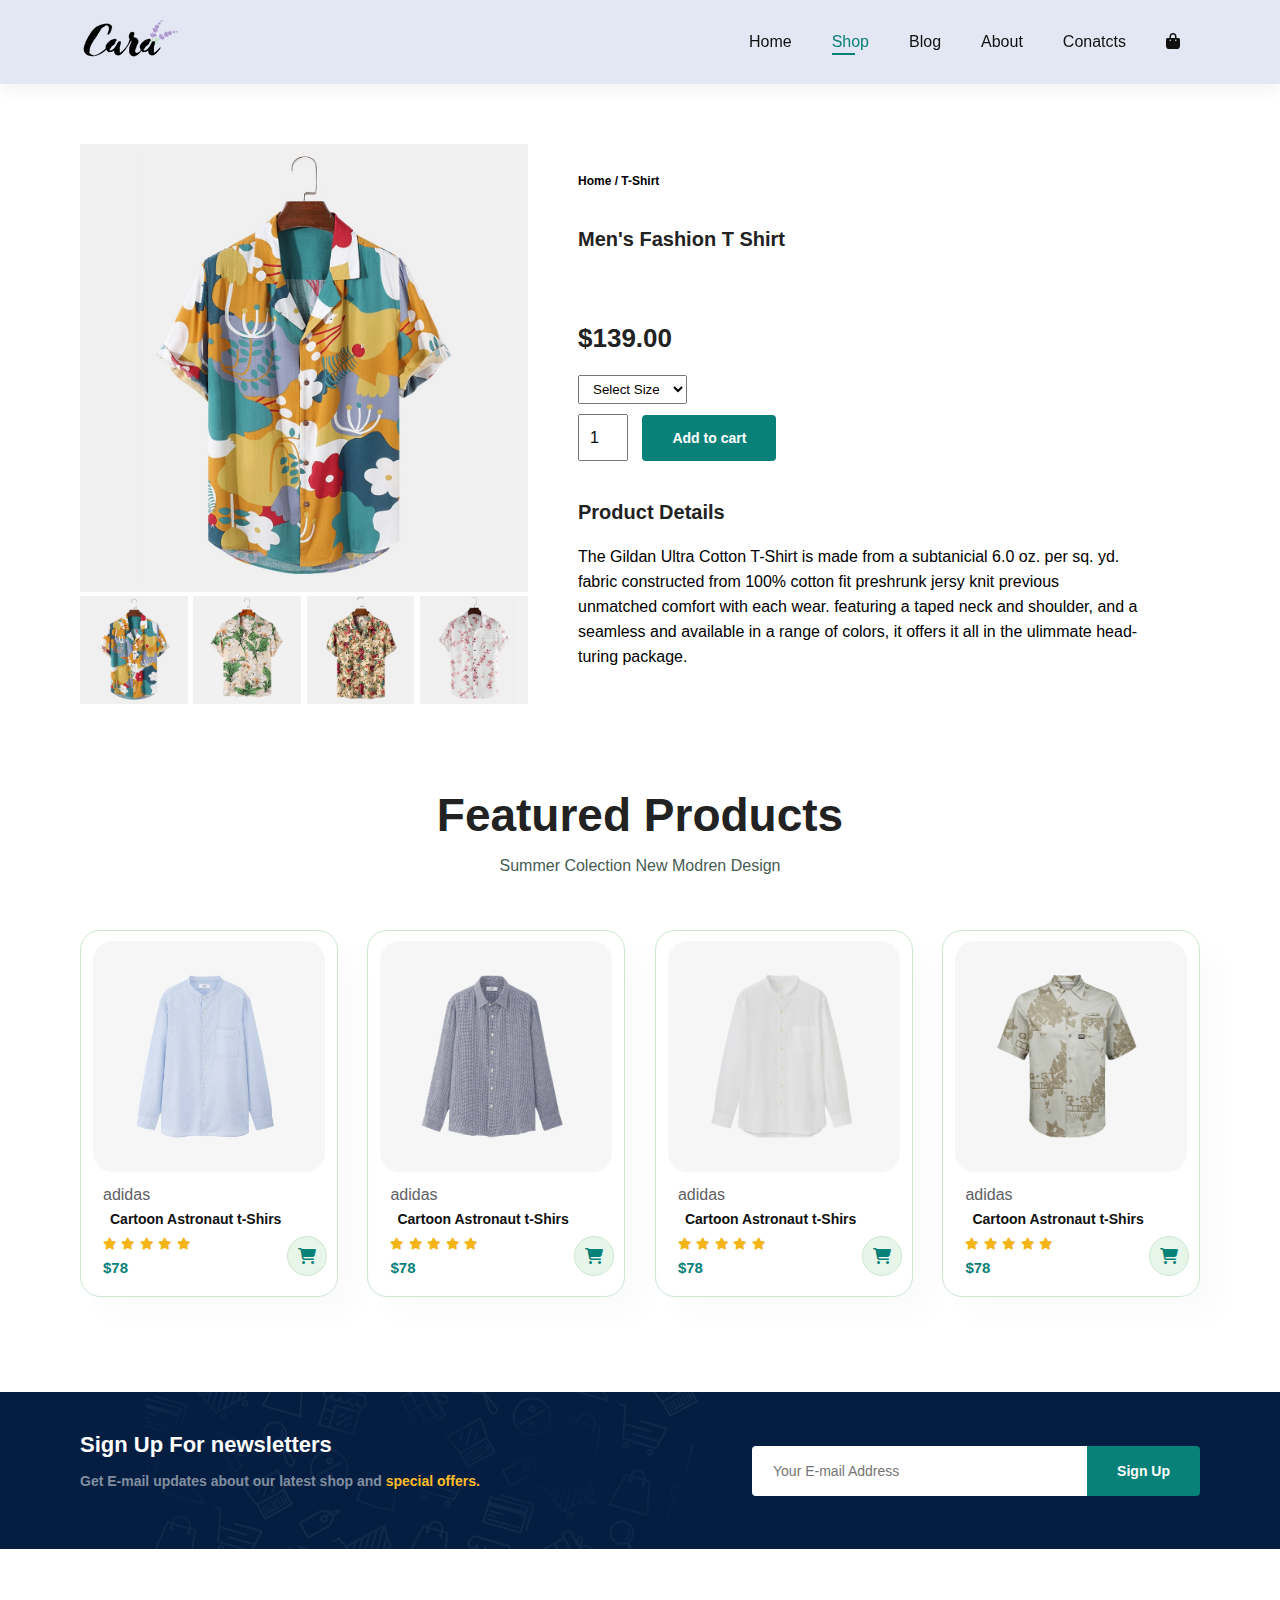
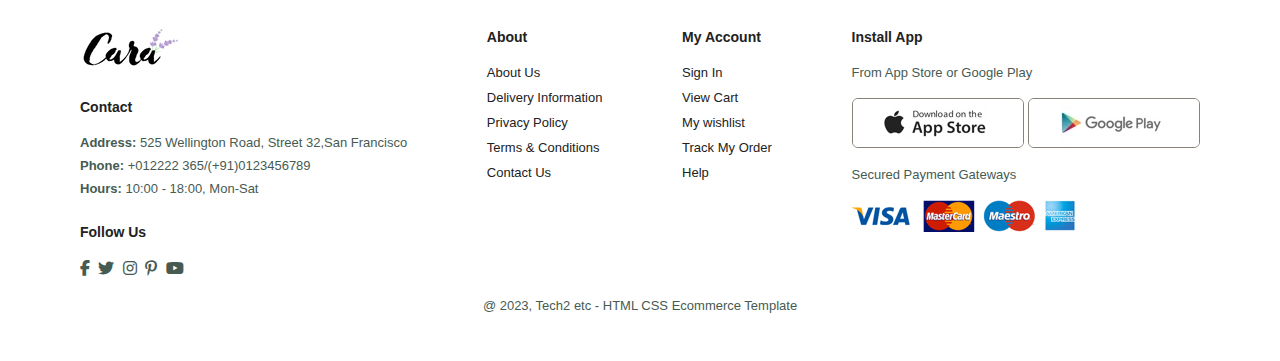
<file: sProduct.html>
<!DOCTYPE html>
<html lang="en">
  <head>
    <meta charset="UTF-8" />
    <meta name="viewport" content="width=\, initial-scale=1.0" />
    <title>Product</title>
    <link
      rel="stylesheet"
      href="https://cdnjs.cloudflare.com/ajax/libs/font-awesome/6.6.0/css/all.min.css"
    />
    <link rel="stylesheet" href="style.css" />
  </head>
  <body>
    <section id="header">
      <a href="#"><img src="img/logo.png" class="logo" alt="" /></a>

      <div>
        <ul id="navbar">
          <li><a href="index.html">Home</a></li>
          <li><a class="active"  href="shop.html">Shop</a></li>
          <li><a href="blog.html">Blog</a></li>
          <li><a href="about.html">About</a></li>
          <li><a href="contact.html">Conatcts</a></li>
          <li id="lg-bag"><a href="cart.html"><i class="fas fa-shopping-bag"></i></a>
          </li>
          <a href="#" id="close"><i class="fas fa-times"></i></a>
        </ul>
      </div>
      <div id="mobile"> 
        
        <i><a href="cart.html"><i class="fas fa-shopping-bag"></i></a></i>
        <i id="bar" class="fas fa-outdent"></i>
      </div>
    </section>
    <section id="prodetails" class="section-p1">
      <div class="single-pro-image">

        <img src="img/product/f1.jpg" width="100%" id="MainImg" alt="">

        <div class="small-img-group">
          <div class="small-img-col">
            <img src="img/product/f1.jpg" width="100%" class="small-img" alt="">
          </div>
          <div class="small-img-col">
            <img src="img/product/f2.jpg" width="100%" class="small-img" alt="">
          </div>
          <div class="small-img-col">
            <img src="img/product/f3.jpg" width="100%" class="small-img" alt="">
          </div>
          <div class="small-img-col">
            <img src="img/product/f4.jpg" width="100%" class="small-img" alt="">
          </div>
        </div>
      </div>
      <div class="single-pro-details">  
        <h6>Home / T-Shirt</h6>
        <h4>Men's Fashion T Shirt</h4>
        <h2>$139.00</h2>
        <select name="" id="">
          <option value="">Select Size</option>
          <option value="">XL</option>
          <option value="">XXL</option>
          <option value="">Small</option>
          <option value="">Large</option>
          <option value="">Medium</option>
        </select>
        <input type="number" name="" id="" value="1">
        <button class="normal">Add to cart</button>
        <h4>Product Details</h4>
        <span>The Gildan Ultra Cotton T-Shirt is made from a subtanicial 6.0 oz. per sq. yd. fabric constructed from 100% cotton fit preshrunk jersy knit previous unmatched comfort with each wear. featuring a taped neck and shoulder, and a seamless and available in a range of colors, it offers it all in the ulimmate head-turing package.</span>
      </div>
    </section>
    <section id="product1" class="section-p1">
      <h2>Featured Products</h2>
      <p>Summer Colection New Modren Design</p>
      <div class="pro-container">
        <div class="pro">
          <img src="img/product/n1.jpg" alt="" />
          <div class="des">
            <span>adidas</span>
            <h5>Cartoon Astronaut t-Shirs</h5>
            <div class="star">
              <i class="fas fa-star"></i>
              <i class="fas fa-star"></i>
              <i class="fas fa-star"></i>
              <i class="fas fa-star"></i>
              <i class="fas fa-star"></i>
            </div>
            <h4>$78</h4>
          </div>
          <a href="#"><i class="fa-solid fa-shopping-cart cart"></i></a>
        </div>

        <div class="pro">
          <img src="img/product/n2.jpg" alt="" />
          <div class="des">
            <span>adidas</span>
            <h5>Cartoon Astronaut t-Shirs</h5>
            <div class="star">
              <i class="fas fa-star"></i>
              <i class="fas fa-star"></i>
              <i class="fas fa-star"></i>
              <i class="fas fa-star"></i>
              <i class="fas fa-star"></i>
            </div>
            <h4>$78</h4>
          </div>
          <a href="#"><i class="fa-solid fa-shopping-cart cart"></i></a>
        </div>

        <div class="pro">
          <img src="img/product/n3.jpg" alt="" />
          <div class="des">
            <span>adidas</span>
            <h5>Cartoon Astronaut t-Shirs</h5>
            <div class="star">
              <i class="fas fa-star"></i>
              <i class="fas fa-star"></i>
              <i class="fas fa-star"></i>
              <i class="fas fa-star"></i>
              <i class="fas fa-star"></i>
            </div>
            <h4>$78</h4>
          </div>
          <a href="#"><i class="fa-solid fa-shopping-cart cart"></i></a>
        </div>

        <div class="pro">
          <img src="img/product/n4.jpg" alt="" />
          <div class="des">
            <span>adidas</span>
            <h5>Cartoon Astronaut t-Shirs</h5>
            <div class="star">
              <i class="fas fa-star"></i>
              <i class="fas fa-star"></i>
              <i class="fas fa-star"></i>
              <i class="fas fa-star"></i>
              <i class="fas fa-star"></i>
            </div>
            <h4>$78</h4>
          </div>
          <a href="#"><i class="fa-solid fa-shopping-cart cart"></i></a>
        </div>

    </section>

    <section id="newsletter" class="section-p1 section-m1">
      <div class="newstext">
        <h4>Sign Up For newsletters</h4>
        <p>Get E-mail updates about our latest shop and <span>special offers.</span></p>
      </div>
      <div class="form">
        <input type="text" name="" id="" placeholder="Your E-mail Address">
        <button class="normal">Sign Up</button>
      </div>
    </section>

    <footer class="section-p1">
       <div class="col">
        <img class="logo" src="img/logo.png" alt="">
        <h4>Contact</h4>
        <p><strong>Address:</strong> 525 Wellington Road, Street 32,San Francisco</p>
        <p><strong>Phone:</strong> +012222 365/(+91)0123456789</p>
        <p><strong>Hours:</strong> 10:00 - 18:00, Mon-Sat</p>
        <div class="follow">
          <h4>Follow Us</h4>
          <div class="icon">
            <i class="fab fa-facebook-f"></i>
            <i class="fab fa-twitter"></i>
            <i class="fab fa-instagram"></i>
            <i class="fab fa-pinterest-p"></i>
            <i class="fab fa-youtube"></i>
          </div>
        </div>
       </div>

       <div class="col">
        <h4>About</h4>
        <a href="#">About Us</a>
        <a href="#">Delivery Information</a>
        <a href="#">Privacy Policy</a>
        <a href="#">Terms & Conditions</a>
        <a href="#">Contact Us</a>
       </div>

       <div class="col">
        <h4>My Account</h4>
        <a href="#">Sign In</a>
        <a href="#">View Cart</a>
        <a href="#">My wishlist</a>
        <a href="#">Track My Order</a>
        <a href="#">Help</a>
       </div>

       <div class="col install">
        <h4>Install App</h4>
        <p>From App Store or Google Play</p>
        <div class="row">
          <img src="img/pay/app.jpg" alt="">
          <img src="img/pay/play.jpg" alt="">
        </div>
        <p>Secured Payment Gateways</p>
        <img src="img/pay/pay.png" alt="">
       </div>

       <div class="coprgt">
        <p>@ 2023, Tech2 etc - HTML CSS Ecommerce Template</p>
       </div>
    </footer>
    <!-- <script>
      var MainImg = document.getElementById("MainImg");
      var smallimg = document.getElementsByClassName("small-img");

      smallimg[0].onclick = function(){
        MainImg.src = smallimg[0].src;
      }
      smallimg[1].onclick = function(){
        MainImg.src = smallimg[1].src;
      }
      smallimg[2].onclick = function(){
        MainImg.src = smallimg[2].src;
      }
      smallimg[3].onclick = function(){
        MainImg.src = smallimg[3].src;
      }
    </script> -->

    <script src="script.js"></script>
  </body>
</html>
</file>
<file: style.css>
*{
    margin: 0;
    padding: 0;
    box-sizing: border-box;
    
    /* font-family: "Playfair Display", serif, sans-serif; */
    font-family: "Roboto", sans-serif;
}






h1{
    font-size: 50px;
    line-height: 64px;
    color: #222;
}

h2{
    font-size: 46px;
    line-height: 54px;
    color: #222;
} 
h4{
    font-size: 20px;
    color: #222;
} 
h6{
    font-size: 12px;
    font-weight: 700;
} 
p{
    font-size: 16px;
    color: #465b52;
    margin:15px 0 20px 0;
} 

.section-p1{
    padding:40px 80px;
}
.section-m1{
    margin: 40px 0;
}
button.normal{
    font-size: 14px;
    font-weight: 600;
    padding: 15px 30px;
    color: #000;
    background-color: #fff;
    border-radius: 4px;
    cursor: pointer;
    border: none;
    outline: none;
    transition: 0.2;
    /* position: relative; */
    /* width: 20%; */
}
button.white{
    font-size: 13px;
    font-weight: 600;
    padding: 11px 18px;
    color: #fff;
    background-color: transparent;
    cursor: pointer;
    border: 1px solid #fff;
    outline: none;
    transition: 0.2;

}
#header{
    display: flex;
    align-items: center;
    justify-content: space-between;
    padding: 20px 80px; 
    background-color: #e3e6f3;
    box-shadow: 0 5px 15px rgba(0,0,0,0.06);
    position: sticky;
    z-index: 999;
    top: 0;
    left: o;
}
#navbar{
    display: flex;
    justify-content: center;
    align-items: center;
}
#navbar li{
    list-style: none;
    padding: 0 20px;
    position: relative;
}
#navbar li a{
    text-decoration:  none;
    font-size: 16px;
    font-weight: 500;
    color: #101010;
    transition:  0.3s ease;
}

#navbar li a:hover,
#navbar li a.active{
    color: #088178;
}

#navbar li a.active::after,
#navbar li a:hover::after{
    content: "";
    width: 30%;
    height: 2px;
    background: #088178;
    position: absolute;
    bottom: -4px;
    left: 20px;

}
#mobile{
    display: none;
    align-items: center;
}
#close{
    display: none;
}
#hero{
    background-image: url("img/hero4.png");
    height: 90vh;
    width: 100%;
    background-size: cover;
    background-position: 70% 0;
    padding: 0 80px;
    display: flex;
    align-items: flex-start;
    justify-content: center;
    flex-direction: column;
}
#hero h4{
    padding-bottom: 15px;
}

#hero h1{
    color: #088178;
}

#hero button{
    background-image: url("img/button.png");
    background-color: transparent;
    color: #088178;     
    border: 0;   
    padding: 14px 80px 14px 50px;
    background-repeat: no-repeat;
    cursor: pointer;
    font-weight: 700;
    font-size: 15px;
}

#features{
    display: flex;
    justify-content: space-between;
    align-items: center;
    flex-wrap: wrap;
}
#features .fe-box img{
    width: 100%;
    margin-bottom: 10px;

}
#features .fe-box{
    width: 180px;
    text-align: center;
    padding: 25px 15px;
    box-shadow: 25px 15px 34px rgba(0,0,0,0.3);
    border: 1px solid #cce7d0;
    border-radius: 4px;
    margin: 15px 0;
    transition: 0.3s ease;

}
#features .fe-box:hover{
    box-shadow: 10px 10px 54px rgba(70,62,221,0.1);

}
#features .fe-box h6{
    display: inline;
    padding: 9px 8px 6px 8px;
    line-height: 1;
    border-radius: 4px;
    color: #088178;
    background-color: #fddde4;
}

#features .fe-box:nth-child(2) h6{
    background-color: #cdebbc;
}
#features .fe-box:nth-child(3) h6{
    background-color: #c3d1e9;
}
#features .fe-box:nth-child(4) h6{
    background-color: #cceaa0;
}
#features .fe-box:nth-child(5) h6{
    background-color: #d6e0a0;
}
#features .fe-box:nth-child(6) h6{
    background-color: #bcdce4;
}

#product1{
    text-align: center;
}

#product1 .pro{
    width: 23%;
    min-width: 250px;
    padding: 10px 12px;
    border: 1px solid #cce7d0;
    border-radius: 20px;
    cursor: pointer;
    box-shadow: 20px 20px 30px rgba(0,0,0, 0.02);
    margin: 15px 0;
    transition: 0.2s ease;
    position: relative;
}
#product1 .pro:hover{
    box-shadow: 20px 20px 30px rgba(0,0,0, 0.06);
}

#product1 .pro img{
    width: 100%;
    border-radius: 20px;
}

#product1 .pro .des{
    text-align: start;
    padding: 10px ;
}
#product1 .pro .des span{
    color: #606063;
}

#product1 .pro .des h5{
    padding: 7px;
    color: #101010;
    font-size: 14px;
}
#product1 .pro .des i{
    font-size: 12px;
    color: rgb(243,181,25);
}

#product1 .pro .des h4{
    padding-top: 7px;
    font-size: 15px;
    font-weight: 700;
    color:#088178;
}
#product1 .pro a {
    width: 40px;
    height: 40px;
    line-height: 40px;
    border-radius: 50px;
    background-color:#e8f6ea ;
    font-weight: 400;
    color: #088178;
    border: 1px solid #cce7d0;
    position: absolute;
    bottom: 20px;
    right: 10px;
}

#product1 .pro-container{
    display: flex;
    justify-content: space-between;
    padding-top: 20px;
    flex-wrap: wrap;
}
#bannner {
    display: flex;
    flex-direction: column;
    justify-content: center;
    text-align: center;
    background-image: url("img/banner/b2.jpg");
    width: 100%;
    height: 40vh;
    background-size: cover;
    background-position: center;
}
#bannner button:hover{
    background-color: #088178;
    color: #fff;
}
#bannner h4{
    color: #fff;
    font-size: 16px;
}
#bannner h2{
    color: #fff;
    font-size: 30px;
    padding: 10px 0;
}
#bannner h2 span{
    color: #ef3636;
}

#sm-banner{
    display: flex;
    justify-content: space-between;
    /* align-items: center; */
    flex-wrap: wrap;
}

#sm-banner .banner-box{
    display: flex;
    flex-direction: column;
    justify-content: center;
    align-items: flex-start;
    background-image: url("img/banner/b17.jpg");
    min-width:48%;
    height: 50vh;
    background-size: cover;
    background-position: center;
    padding: 30px;
}
#sm-banner .banner-box2{
    background-image: url("img/banner/b10.jpg");
}
#sm-banner h4{
    color: #fff;
    font-size: 20px;
    font-weight: 300;
}

#sm-banner h2{
    color: #fff;
    font-size: 28px;
    font-weight: 800;
}

#sm-banner span{
    color: #fff;
    font-size: 14px;
    font-weight: 500;
    padding-bottom: 15px;
}

#sm-banner .banner-box:hover button{
    background-color: #088178;
    border: 1px solid #088178;
}

#banner3 .banner-box{
    display: flex;
    flex-direction: column;
    justify-content: center;
    align-items: flex-start;
    background-image: url("img/banner/b7.jpg");
    min-width:30%;
    height: 30vh;
    background-size: cover;
    background-position: center;
    padding: 20px;
    margin-bottom: 20px;
}

#banner3 .banner-box2{
    background-image: url("img/banner/b4.jpg");
}

#banner3 .banner-box3{
    background-image: url("img/banner/b18.jpg");
}
#banner3{
    display: flex;
    justify-content: space-between;
    flex-wrap: wrap;
    padding: 0 80px;

}
#banner3 h2{
    color: #fff;
    font-weight: 900;
    font-size: 22px;
}

#banner3 h3{
    color: #ec544e;
    font-weight: 6800;
    font-size: 15px;
}

#newsletter{
    display: flex;
    justify-content: space-between;
    flex-wrap: wrap;
    align-items: center;
    background-image: url("img/banner/b14.png");
    background-repeat: no-repeat;
    background-position: 20% 30%;
    background-color: #041e42;
}
#newsletter h4{
    font-size: 22px;
    font-weight: 700;
    color: #fff;
}

#newsletter p{
    font-size: 14px;
    font-weight: 600;
    color: #818ea0;
}
#newsletter p span{
    color: #ffbd27;
}
#newsletter input{
    height: 3.125rem;
    padding: 0 1.25rem;
    font-size: 14px;
    width: 100%;
    border: 1px solid transparent;
    border-radius: 4px;
    outline: none;
    border-top-right-radius: 0;
    border-bottom-right-radius: 0;
}
#newsletter button{
    background-color: #088178;
    color: #fff;
    white-space: nowrap;
    border-top-left-radius: 0;
    border-bottom-left-radius: 0;
}
#newsletter .form{
    display: flex;
    width: 40%;
    /* justify-content: space-between; */
    /* flex-wrap: wrap; */
    /* align-items: center; */
}

footer{
    display: flex;
    flex-wrap: wrap;
    justify-content: space-between;
}
footer .col{
    display: flex;
    flex-direction: column;
    align-items: flex-start;
    margin-bottom: 20px;

}

footer .logo{
    margin-bottom: 30px;
}
footer h4{
    font-size: 14px;
    padding-bottom: 20px;
}
footer p{
    font-size: 13px;
    margin: 0 0 8px 0;
}
footer a{
    font-size: 13px;
    text-decoration: none;
    color: #222;
    margin-bottom: 10px;
}
footer .follow{
    margin-top: 20px;
}
footer .follow i{
    color: #465b52;
    padding-right: 4px;
    cursor: pointer;
}
footer .follow i:hover,
footer a:hover{
    color: #088178;
}
footer .install .row img{
    border: 1px solid #888178;
    border-radius: 6px;
}
footer .install img{
    margin:10px 0 15px 0;
}
footer .coprgt{
    color: pink;
    width: 100%;
    text-align: center;

}




#page-header{
    background-image: url(img/banner/b1.jpg);
    width: 100%;
    height: 40vh;
    background-size: cover;
    display: flex;
    justify-content: center;
    text-align: center;
    flex-direction: column;
    padding: 14px;

}
#page-header h2,
#page-header p{
    color: white;

}
#pagination{
    text-align: center;
}
#pagination a{
    text-decoration: none;
    background-color: #088178;
    padding: 15px 20px;
    border-radius: 4px;
    color: #fff;
    font-weight: 600;
}
#pagination a i{
    font-size: 16px;
    font-weight: 600;
}


#prodetails .single-pro-image{
    width: 40%;
    margin-right: 50px;

}
.small-img-group{
    display: flex;
    justify-content: space-between;
}
.small-img-col{
    flex-basis: 24%;
    cursor: pointer;
}
#prodetails{
    display: flex;
    margin-top: 20px;
}
#prodetails .single-pro-details{
    width: 50%;
    padding-top: 30px;
}

#prodetails .single-pro-details h4{
    padding: 40px 0 20px 0;

}
#prodetails .single-pro-details h2{
    padding: 40px 0 10px 0;
    font-size: 26px;
}
#prodetails .single-pro-details select{
    padding: 5px 10px;
    display: block;
    margin-bottom: 10px;
}
#prodetails .single-pro-details input{
    width: 50px;
    height: 47px;
    padding: 10px;
    font-size: 16px;
    margin-right: 10px;
}
#prodetails .single-pro-details input:focus{
    outline: none;
}

#prodetails .single-pro-details button{
    background-color: #088178;
    color: #fff;
}
#prodetails .single-pro-details span{
    line-height: 25px;
    font-weight: 500;
}

#page-header.blog-header {
    background-image: url(img/banner/b19.jpg);
}
#blog{
    padding: 150px 150px 0px 150px;

}
#blog .blog-box{
    display: flex;
    align-items: center;
    width: 100%;
    position: relative;
    padding-bottom: 90px;
}
#blog .blog-img{
    width: 50%;
    margin-right: 40px;
}
#blog img{
    width: 100%;
    height: 300px;
    object-fit: cover;
}
#blog .blog-details{
    width: 50%;
    /* margin-right: 40px;u */
}
#blog .blog-details a{
    text-decoration: none;
    font-size: 11px;
    color: #000;
    font-weight: 700;
    position: relative;
    transition: 0.3s;
}
#blog .blog-details a::after {
    content: "";
    width: 50px;
    height: 1px;
    background-color: #000;
    position: absolute;
    top: 4px;
    right: -60px;
}
#blog .blog-details a:hover{
    color: #088178;
}
#blog .blog-details a:hover::after{
    background-color: #088178;
}
#blog .blog-box h1{
    position: absolute;
    top: -50px;
    left: 0;
    font-size: 70px;
    font-weight: 700;
    color: #c9cbce;
    z-index: -9;
}


#page-header.about-header{
    background-image: url("img/about/banner.png");
}
#about-head{
    display: flex;
    align-items: center;
}
.about-details{
    margin-left: 40px;
}
.about-details marquee{
    background-color:#ccc;
    width:100%;
}
#about-head img{
    width: 50%;
}

#about-app{
    text-align: center;
}
#about-app .video video{
    width: 70%;
    height: 100%;
    margin: 30px auto 0 auto;

}

#contact-head{
    display: flex;
    align-items: center;
    justify-content: space-between;
}
#contact-head .contact-details{
    width: 40%;

}

#contact-head .contact-details span,
#form-details form span{
    font-size: 12px;
}
#contact-head .contact-details h2,
#form-details form h2{
    font-size: 26px;
    line-height: 35px;
    padding: 20px 0;
}
#contact-head .contact-details h3{
    font-size: 16px;
    padding-bottom: 15px;
}
#contact-head .contact-details li{
    list-style: none;
    display: flex;
    padding: 10px 0;
}
#contact-head .contact-details li i{
    font-size: 14px;
    padding-right: 22px;
}

#contact-head .contact-details li p{
    margin: 0;
    font-size: 14px;
}

#contact-head .map{
    width: 55%;
    height: 400px;

}
#contact-head .map iframe{
    width: 100%;
    height: 100%;
    
}

#form-details form{
    width: 65%;
    display: flex;
    flex-direction: column;
    align-items: flex-start;
}
#form-details{
    display: flex;
    justify-content: space-between;
    margin: 30px;
    padding: 80px;
    border: 1px solid #e1e1e1;
}
#form-details form input,
#form-details form textarea{
    width: 100%;
    padding: 12px 15px;
    outline: none;
    margin-bottom: 20px;
    border: 1px solid #e1e1e1;
}

#form-details form button{
    background-color: #088178;
    color: #fff;

}
#form-details .people div{
      padding-bottom: 25px; 
      display: flex;
      align-items: flex-start;
}

#form-details .people div img{
    width: 65px;
    height: 65px;
    object-fit: cover;
    margin-right: 15px;
}
#form-details .people div p{
    margin: 0;
    font-size: 13px;
    line-height: 25px;
}
#form-details .people div p span{
    display: block;
    font-size: 16px;
    font-weight: 600;
    color: #000;
}

/* CART page */
#cart{
    overflow-x: auto;
}
#cart table{
    width: 100%;
    border-collapse: collapse;
    table-layout: fixed;
    white-space: nowrap;
}
#cart table img{
    width: 70px;
}
#cart table td:nth-child(1){
    width: 100px;
    text-align: center;
}
#cart table td:nth-child(2){
    width: 150px;
    text-align: center;
}
#cart table td:nth-child(3){
    width: 250px;
    text-align: center;
}
#cart table td:nth-child(4),
#cart table td:nth-child(5),
#cart table td:nth-child(6){
    width: 150px;
    text-align: center;
}

#cart table td:nth-child(5) input{
    width: 70px;
    padding: 10px 5px 10px 15px;
}
#cart table thead{
    border: 1px solid #e2e9e1;
    border-left: none;
    border-radius: none;
}

#cart table thead td{
    font-weight: 700;
    text-transform: uppercase;
    font-size: 13px;
    padding: 18px 0;
}
#cart table tbody td{
    padding-top: 15px;
    font-size: 13px;
}

#cart-add{
    display: flex;
    flex-wrap: wrap;
    justify-content: space-between;
}
#coupon{
    width: 50%;
    margin-bottom: 30px;
}
#coupon h3,
#subtotal h3{
    margin-bottom: 15px;
}
#coupon input{
    padding: 10px 20px;
    outline: none;
    width: 60%;
    margin-right: 10px;
    border: 1px solid #e2e9e1;
}
#coupon button,
#subtotal button{
    background-color: #088178;
    color: #fff;
    padding: 12px 20px;
}

#subtotal{
    width: 50%;
    margin-bottom: 30px;
    border: 1px solid #e2e9e1;
    padding: 30px;
}
#subtotal table{
    margin-bottom:20px;
    border-collapse: collapse;
    width: 100%;
}
#subtotal table td{
    width: 50%;
    border: 1px solid #e2e9e1;
    padding: 10px;
    font-size: 13px;
}

/* MAKING IT RESPONSIVE */
/* ADDING MEDIAQUERIES */

@media(max-width:799px){
    .section-p1 {
        padding: 40px 40px;
    }
    #navbar{
        display: flex;
        flex-direction: column;
        align-items: flex-start;
        justify-content: flex-start;
        position: fixed;
        top: 0;
        right: -300px;
        height: 100vh;
        width: 300px;
        background-color: #e3e6f3;
        box-shadow: 0 40px 60px rgb(0,0,0,0.1);
        padding: 80px 0 0 10px;
        transition: 0.3s;
    }
    #navbar.active{
       right: 0px;
    }
    #navbar li{
        margin-bottom: 25px;
    }
    #mobile{
        display: flex;
        align-items: center;
    }
    #mobile i{
        color: #101010;
        font-size: 24px;
        padding-left: 20px;
        cursor: pointer;
    }
    #close{
        display: initial;
        position: absolute;
        top: 30px;
        left: 30px;
        color: #222;
        font-size: 24px;

    }   
    #lg-bag{
        display: none;
    }
    #hero {
        height: 70vh;
        padding: 0 80px;
        background-position: top 30% right 30%;
    }

    #feature{
        justify-content: center;
    }
    #feature .fe-box{
        margin: 15px 15px;
    }

    #product1 .pro-container {
        justify-content: center;
    }
    #product1 .pro {
        margin: 20px;
    }
    #bannner {
        height: 20vh;
    }
    #sm-banner .banner-box {

        margin-top: 20px;
    }
    #sm-banner .banner-box {
        min-width: 100%;
        height: 30vh;
        padding: 30px;
    }

    #banner3 {
        padding: 0 40px;
    }
    #banner3 .banner-box {
        width: 28%;
    }
    #newsletter .form {
        width: 70%;
    }

    /* Contact-page */
    #form-detials{
        padding: 40px;
    }
    #form-details form{
        width: 50%;
    }
    /* Cart page */
    #cart-add {
        flex-direction: column;
        flex-wrap: wrap;
    }
    #coupon {
        width: 100%;

    }
    #subtotal {
        width: 100%;
    }
}
@media(max-width:477px){
    .section-p1{
        padding: 20px;
    }
    #header{
        padding: 10px 30px;
    }
    #hero{
        padding: 0 20px;
        background-position: 55%;
    }
    #hero h2{
        font-size: 32px;
    }
    #hero h1{
        font-size: 38px;
    }
    #features {
        justify-content: space-between;
    }
    #features .fe-box {
        width: 155px;
        margin: 0 0 15px 0;
    }
    #product1 .pro {
        width: 100%;
    }
    #bannner {
        width: 100%;
        height: 40vh;
    }
    #sm-banner .banner-box {
        height: 40vh;
    }
    #sm-banner .banner-box2{
        margin-top: 20px;
    }
    #banner3 {
        padding: 0 20px;
    }
    #banner3 .banner-box {
        width: 100%;
    }
    #newsletter {
        padding: 40px 20px;
    }
    #newsletter .form {
        width: 100%;
    }
    footer .coprgt {
        text-align: start;
    }

    /* Single Products */

    #prodetails{ 
        display: flex;
        flex-direction: column;
        width: 100%;
    }
    #prodetails .single-pro-image {
        margin-right: 0px;
        width: 100%;
    }
    #prodetails .single-pro-details {
        width: 100%;
    }

    /* Blog Page */
    #blog .blog-box {
        display: flex;
        flex-direction: column;
        align-items: flex-start;
    }
    #blog{
        padding: 100px 20px 0 20px;
    }
    #blog .blog-img {
        width: 100%;
        margin-right: 0px;
        margin-bottom: 30px;
    }
    #blog .blog-details{
        width: 100%;
    }

    /* about-page */
    #about-head {
        display: flex;
        flex-direction: column;
    }
    #about-head img {
        width: 100%;
    }
    .about-details {
        margin: 10px;
    }
    #about-app .video video {
        width: 100%;
    }
    /* Contact-page */
    #contact-head {
        flex-direction: column;
    }
    #contact-head .contact-details {
        width: 100%;
        margin-bottom: 30px;
    }
    #contact-head .map{
        width: 100%;
    }
    #form-details{
        margin: 10px;
        padding: 30px 10px;
        flex-wrap: wrap;
    }
    #form-details form {
        width: 100%;
        margin-bottom: 30px;
    }

    /* Cart page */
    #cart-add {
        flex-direction: column;
        flex-wrap: wrap;
    }
    #coupon {
        width: 100%;

    }
    #subtotal {
        width: 100%;
    }
}
</file>
